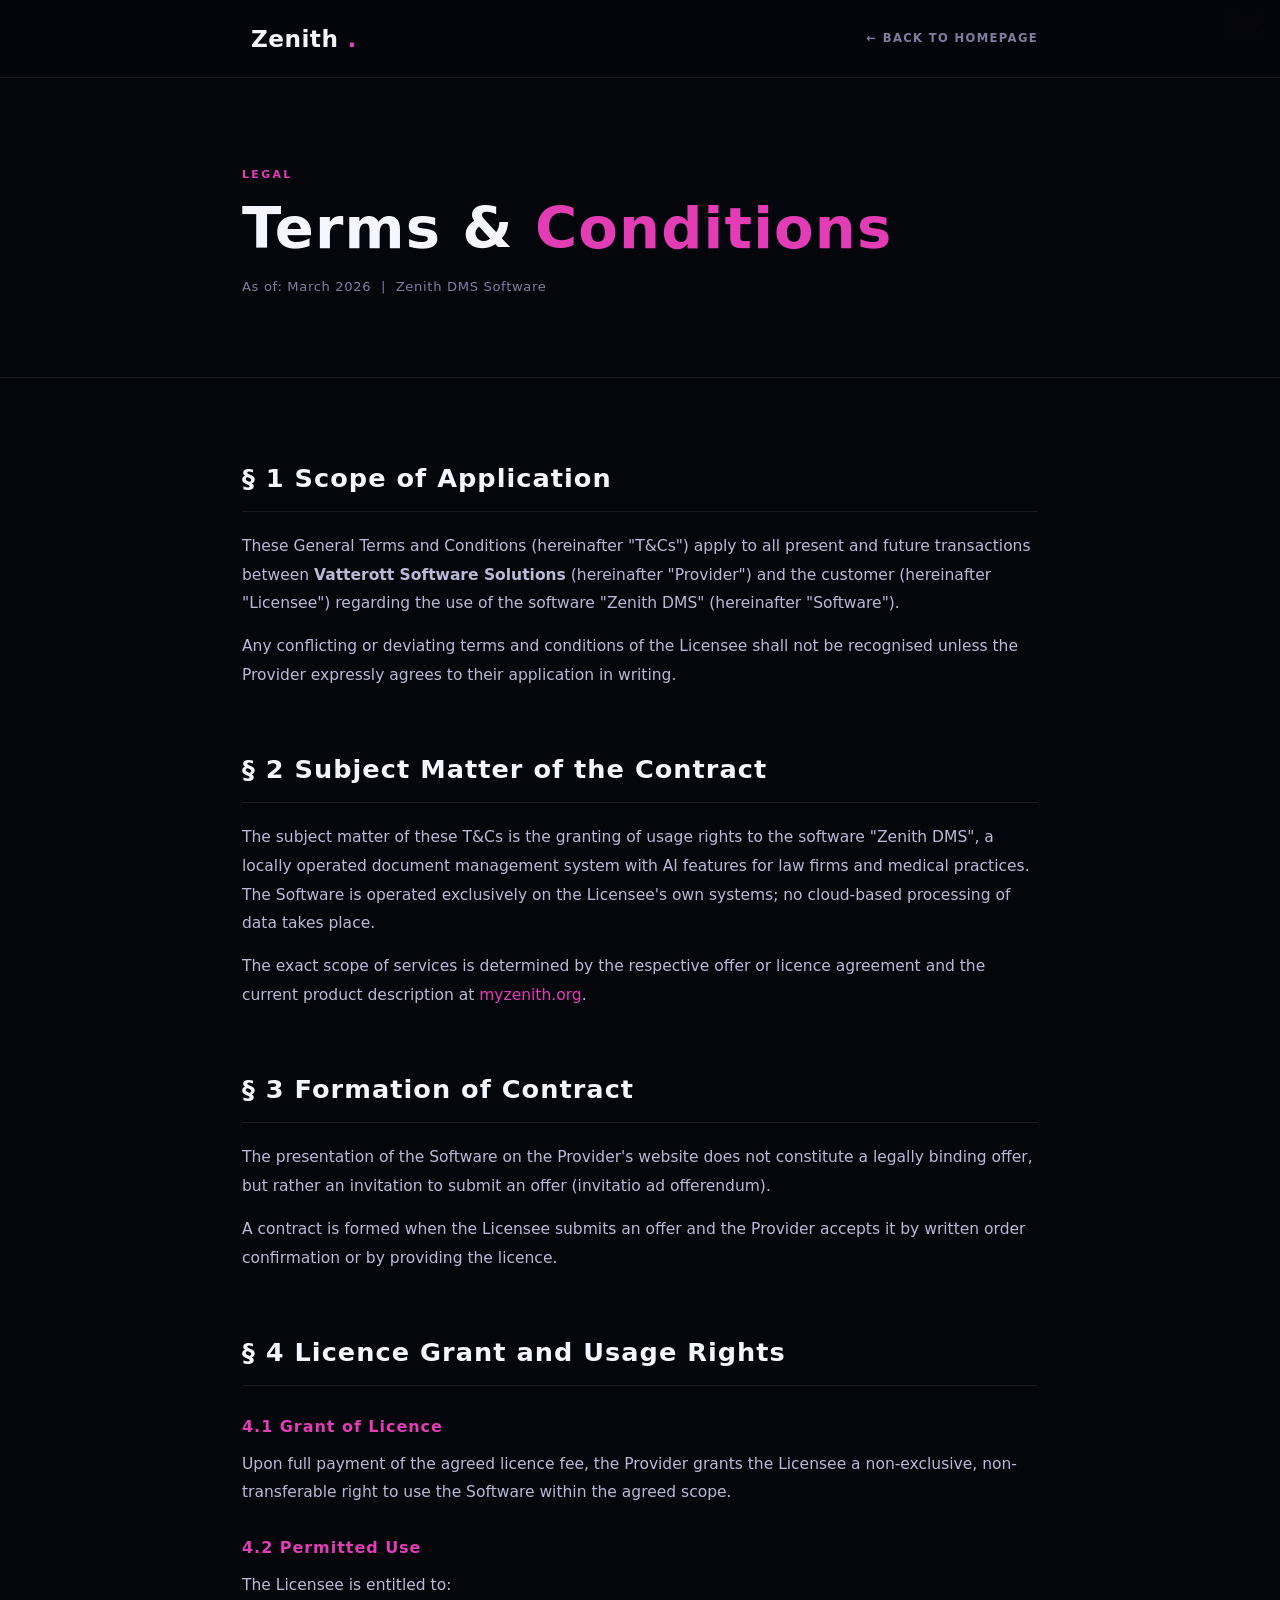
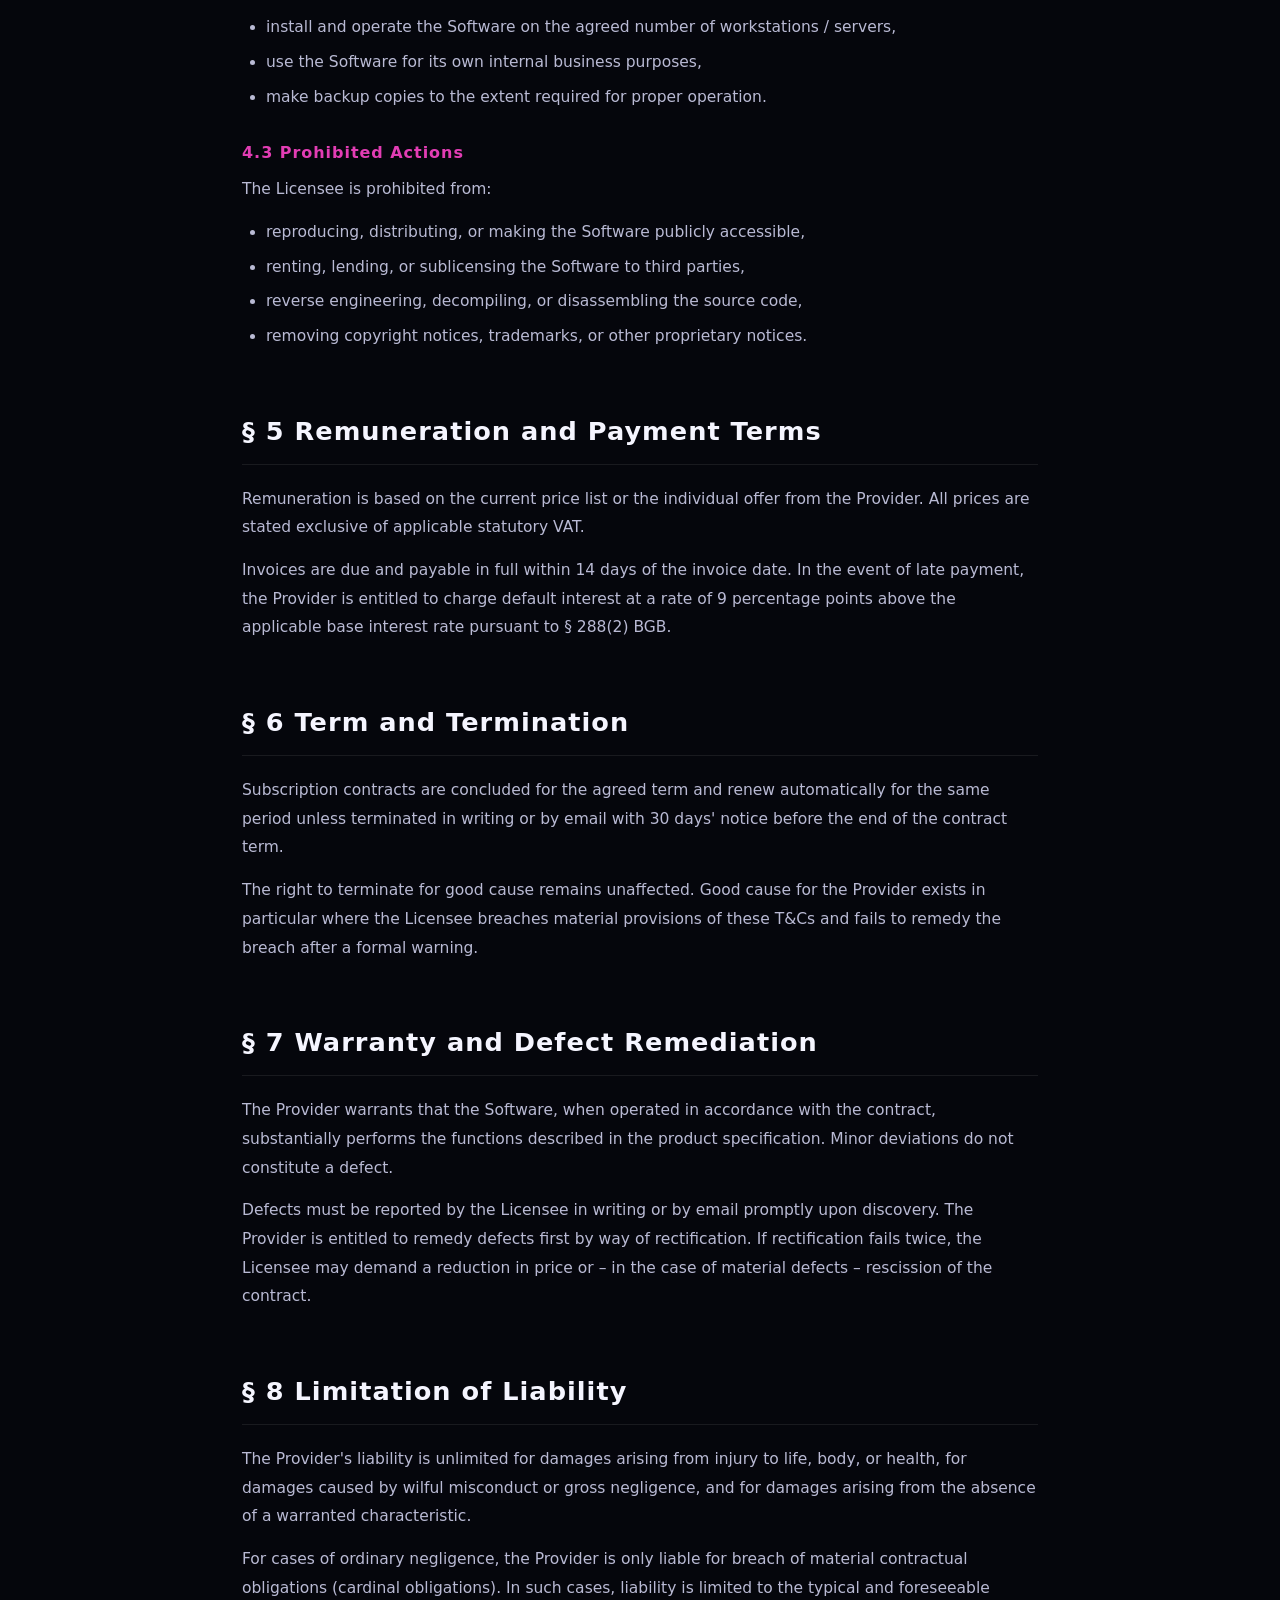
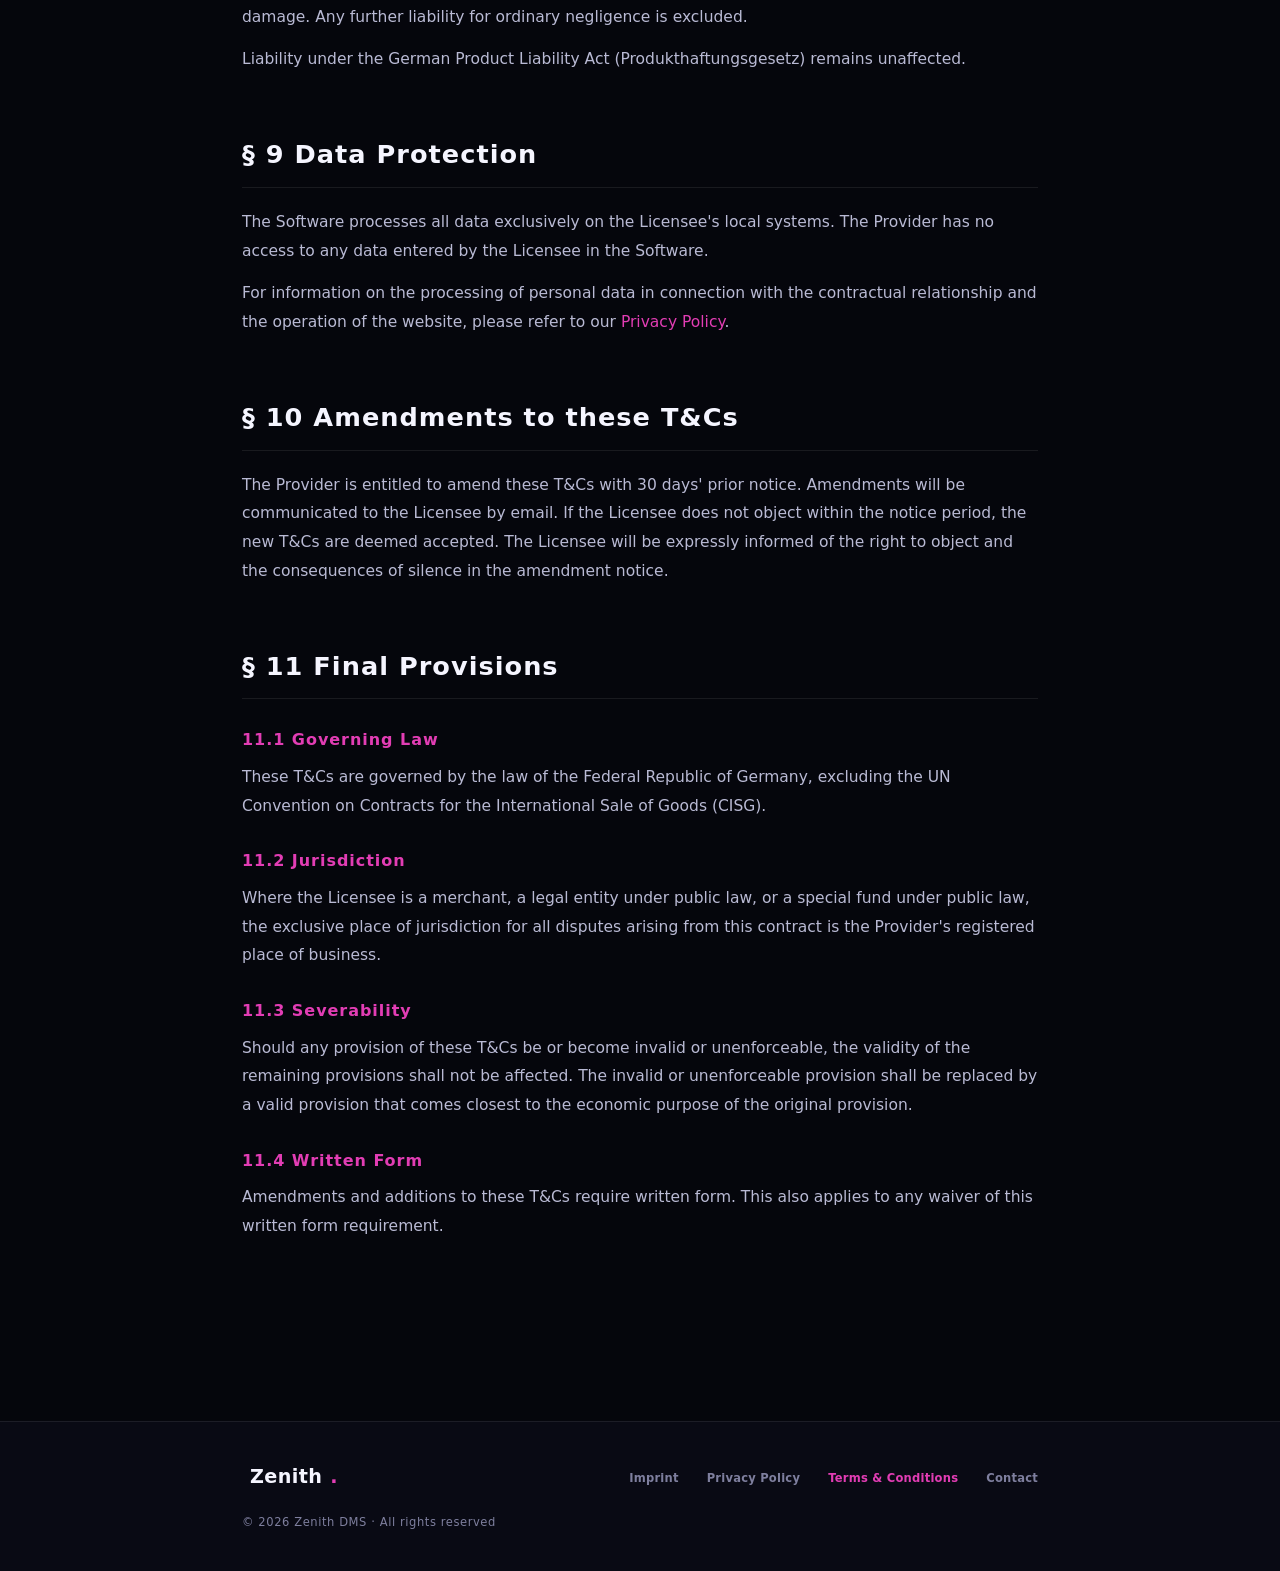
<file: agb.html>
﻿<!DOCTYPE html>
<html lang="en">
<head>
  <meta charset="UTF-8" />
  <meta name="viewport" content="width=device-width, initial-scale=1.0" />
  <meta name="description" content="Terms &amp; Conditions (AGB) of Zenith DMS Software." />
  <title>Terms &amp; Conditions – Zenith DMS</title>
  <link rel="icon" type="image/svg+xml" href="data:image/svg+xml,%3Csvg xmlns='http://www.w3.org/2000/svg' viewBox='0 0 16 16'%3E%3Cpath fill='%234F8FF7' d='M15.528 2.973a.75.75 0 0 1 .472.696v8.662a.75.75 0 0 1-.472.696l-7.25 2.9a.75.75 0 0 1-.557 0l-7.25-2.9A.75.75 0 0 1 0 12.331V3.669a.75.75 0 0 1 .471-.696L7.443.184l.01-.003.268-.108a.75.75 0 0 1 .558 0l.269.108.01.003zM10.404 2 4.25 4.461 1.846 3.5 1 3.839v.4l6.5 2.6v7.922l.5.2.5-.2V6.84l6.5-2.6v-.4l-.846-.339L8 5.961 5.596 5l6.154-2.461z'/%3E%3C/svg%3E" />
  <meta name="robots" content="noindex, follow" />

  <style>
    :root {
      --bg:            #05060C;
      --bg-alt:        #090A14;
      --bg-card:       #0E0F1D;
      --purple:        #E23DB4;
      --purple-dim:    #CC2299;
      --purple-glow:   rgba(226,61,180,.28);
      --cyan:          #E23DB4;
      --text:          #F5F5FF;
      --text-muted:    #7E7F9E;
      --border:        rgba(255,255,255,.08);
      --border-purple: rgba(226,61,180,.35);
      --font-display:  'Space Grotesk', system-ui, sans-serif;
      --font-body:     'Inter', system-ui, sans-serif;
      --transition:    .3s cubic-bezier(.22,.61,.36,1);
      --radius:        12px;
    }
    *, *::before, *::after { box-sizing: border-box; margin: 0; padding: 0; }
    html { scroll-behavior: smooth; }
    body { font-family: var(--font-body); background-color: var(--bg); color: var(--text); line-height: 1.6; overflow-x: hidden; }
    a { color: var(--purple); text-decoration: none; }
    a:hover { text-decoration: underline; }
    .container { max-width: 860px; margin: 0 auto; padding: 0 32px; }

    header {
      position: fixed; top: 0; left: 0; right: 0; z-index: 100;
      padding: 20px 0;
      background: rgba(5,6,12,.96);
      border-bottom: 1px solid var(--border);
      backdrop-filter: blur(16px);
    }
    nav { display: flex; align-items: center; justify-content: space-between; }
    .logo {
      font-family: var(--font-display); font-size: 1.45rem; font-weight: 700;
      letter-spacing: .02em; color: var(--text); text-decoration: none;
      display: inline-flex; align-items: center; gap: 9px;
    }
    .logo:hover { text-decoration: none; }
    .logo span { color: var(--purple); }
    .nav-back {
      font-size: .72rem; font-weight: 700; letter-spacing: .12em; text-transform: uppercase;
      color: var(--text-muted); transition: color var(--transition); text-decoration: none;
    }
    .nav-back:hover { color: var(--text); text-decoration: none; }
    .nav-back::before { content: '← '; }

    .page-hero { padding: 160px 0 80px; border-bottom: 1px solid var(--border); }
    .page-hero .label {
      display: inline-block; font-size: .68rem; font-weight: 700;
      letter-spacing: .22em; text-transform: uppercase; color: var(--cyan); margin-bottom: 16px;
    }
    .page-hero h1 {
      font-family: var(--font-display); font-size: clamp(2.4rem, 5vw, 3.6rem);
      font-weight: 700; line-height: 1.05; text-transform: none;
      letter-spacing: .02em; margin-bottom: 16px;
    }
    .page-hero h1 span { color: var(--purple); }
    .page-hero .meta { font-size: .82rem; color: var(--text-muted); letter-spacing: .05em; }

    .content { padding: 80px 0 120px; }
    .content section { margin-bottom: 60px; }
    .content h2 {
      font-family: var(--font-display); font-size: 1.6rem; font-weight: 700;
      text-transform: none; letter-spacing: .04em; color: var(--text);
      margin-bottom: 20px; padding-bottom: 12px; border-bottom: 1px solid var(--border);
    }
    .content h3 {
      font-family: var(--font-body); font-size: 1rem; font-weight: 700;
      color: var(--purple); letter-spacing: .06em; text-transform: none; margin: 28px 0 10px;
    }
    .content p { font-size: .97rem; color: #B9BAD4; line-height: 1.85; margin-bottom: 14px; }
    .content ul, .content ol { margin: 0 0 14px 24px; }
    .content li { font-size: .97rem; color: #B9BAD4; line-height: 1.85; margin-bottom: 6px; }

    .info-box {
      background: var(--bg-card); border: 1px solid var(--border-purple);
      border-left: 3px solid var(--purple); padding: 20px 24px;
      border-radius: var(--radius); margin: 20px 0;
    }
    .info-box p { margin-bottom: 6px; }
    .info-box p:last-child { margin-bottom: 0; }

    footer { background: var(--bg-alt); border-top: 1px solid var(--border); padding: 40px 0; }
    .footer-inner { display: flex; align-items: center; justify-content: space-between; flex-wrap: wrap; gap: 20px; }
    .footer-logo { font-family: var(--font-display); font-size: 1.2rem; font-weight: 700; letter-spacing: .02em; display: inline-flex; align-items: center; gap: 8px; }
    .footer-logo span { color: var(--purple); }
    .footer-links { display: flex; gap: 28px; list-style: none; }
    .footer-links a {
      font-size: .72rem; font-weight: 700; letter-spacing: .02em;
      color: var(--text-muted); transition: color var(--transition); text-decoration: none;
    }
    .footer-links a:hover { color: var(--text); text-decoration: none; }
    .footer-links a.active { color: var(--purple); }
    .footer-copy { font-size: .72rem; color: var(--text-muted); letter-spacing: .05em; }

    @media (max-width: 640px) {
      .footer-inner { flex-direction: column; text-align: center; }
      .footer-links { flex-wrap: wrap; justify-content: center; }
    }
  </style>
  <script src="assets/analytics-config.js"></script>
  <script src="assets/analytics.js" defer></script>
</head>
<body>

  <header>
    <div class="container">
      <nav>
        <a href="index.html" class="logo"><svg xmlns="http://www.w3.org/2000/svg" viewBox="0 0 16 16" fill="#4F8FF7" aria-hidden="true"><path d="M15.528 2.973a.75.75 0 0 1 .472.696v8.662a.75.75 0 0 1-.472.696l-7.25 2.9a.75.75 0 0 1-.557 0l-7.25-2.9A.75.75 0 0 1 0 12.331V3.669a.75.75 0 0 1 .471-.696L7.443.184l.01-.003.268-.108a.75.75 0 0 1 .558 0l.269.108.01.003zM10.404 2 4.25 4.461 1.846 3.5 1 3.839v.4l6.5 2.6v7.922l.5.2.5-.2V6.84l6.5-2.6v-.4l-.846-.339L8 5.961 5.596 5l6.154-2.461z"/></svg>Zenith<span>.</span></a>
        <a href="index.html" class="nav-back" data-i18n="nav.back">Back to Homepage</a>
      </nav>
    </div>
  </header>

  <div class="page-hero">
    <div class="container">
      <span class="label" data-i18n="agb.label">Legal</span>
      <h1 data-i18n="agb.h1">Terms &amp; <span>Conditions</span></h1>
      <p class="meta" data-i18n="agb.meta">As of: March 2026 &nbsp;|&nbsp; Zenith DMS Software</p>
    </div>
  </div>

  <main class="content">
    <div class="container">

      <!-- ══ GERMAN VERSION ══════════════════════════════ -->
      <div data-lang="de">

        <section>
          <h2>§ 1 Geltungsbereich</h2>
          <p>
            Diese Allgemeinen Geschäftsbedingungen (nachfolgend „AGB") gelten für alle gegenwärtigen und
            zukünftigen Geschäfte zwischen der <strong>Vatterott Software Solutions</strong> (nachfolgend „Anbieter")
            und dem Kunden (nachfolgend „Lizenznehmer") über die Nutzung der Software „Zenith DMS"
            (nachfolgend „Software").
          </p>
          <p>
            Entgegenstehende oder abweichende Bedingungen des Lizenznehmers werden nicht anerkannt, es sei
            denn, der Anbieter stimmt ihrer Geltung ausdrücklich schriftlich zu.
          </p>
        </section>

        <section>
          <h2>§ 2 Vertragsgegenstand</h2>
          <p>
            Gegenstand dieser AGB ist die Überlassung von Nutzungsrechten an der Software „Zenith DMS",
            einem lokal betriebenen Dokumenten-Management-System mit KI-Funktionen für Kanzleien und
            Arztpraxen. Die Software wird ausschließlich lokal auf den Systemen des Lizenznehmers
            betrieben; eine Cloud-Verarbeitung von Daten findet nicht statt.
          </p>
          <p>
            Der genaue Leistungsumfang ergibt sich aus dem jeweiligen Angebot bzw. dem Lizenzvertrag sowie
            der aktuellen Produktbeschreibung auf <a href="https://myzenith.org">myzenith.org</a>.
          </p>
        </section>

        <section>
          <h2>§ 3 Vertragsschluss</h2>
          <p>
            Die Darstellung der Software auf der Website des Anbieters stellt kein rechtlich bindendes
            Angebot, sondern eine Aufforderung zur Abgabe eines Angebots (invitatio ad offerendum) dar.
          </p>
          <p>
            Ein Vertrag kommt zustande, wenn der Lizenznehmer ein Angebot abgibt und der Anbieter dieses
            durch eine schriftliche Auftragsbestätigung oder durch Bereitstellung der Lizenz annimmt.
          </p>
        </section>

        <section>
          <h2>§ 4 Lizenzgewährung und Nutzungsrechte</h2>
          <h3>4.1 Einräumung der Lizenz</h3>
          <p>
            Der Anbieter räumt dem Lizenznehmer nach vollständiger Zahlung des vereinbarten Lizenzentgelts
            ein nicht-ausschließliches, nicht übertragbares Recht ein, die Software im Rahmen des
            vereinbarten Umfangs zu nutzen.
          </p>
          <h3>4.2 Nutzungsumfang</h3>
          <p>Der Lizenznehmer ist berechtigt, die Software:</p>
          <ul>
            <li>auf der vereinbarten Anzahl von Arbeitsplätzen / Servern zu installieren und zu betreiben,</li>
            <li>für eigene interne Geschäftszwecke zu nutzen,</li>
            <li>Sicherungskopien anzufertigen, soweit dies für den ordnungsgemäßen Betrieb erforderlich ist.</li>
          </ul>
          <h3>4.3 Verbotene Handlungen</h3>
          <p>Dem Lizenznehmer ist untersagt:</p>
          <ul>
            <li>die Software zu vervielfältigen, zu verbreiten oder öffentlich zugänglich zu machen,</li>
            <li>die Software an Dritte zu vermieten, zu verleihen oder unterzulizenzieren,</li>
            <li>den Quellcode durch Reverse Engineering, Decompilierung oder Disassemblierung zu ermitteln,</li>
            <li>Urheberrechtsvermerke, Markenzeichen oder sonstige Schutzvermerke zu entfernen.</li>
          </ul>
        </section>

        <section>
          <h2>§ 5 Vergütung und Zahlungsbedingungen</h2>
          <p>
            Die Vergütung richtet sich nach dem jeweils gültigen Preisblatt bzw. dem individuellen Angebot
            des Anbieters. Alle Preise verstehen sich zuzüglich der gesetzlichen Umsatzsteuer.
          </p>
          <p>
            Rechnungen sind innerhalb von 14 Tagen nach Rechnungsstellung ohne Abzug fällig. Bei
            Zahlungsverzug ist der Anbieter berechtigt, Verzugszinsen in Höhe von 9 Prozentpunkten über
            dem jeweiligen Basiszinssatz gemäß § 288 Abs. 2 BGB zu berechnen.
          </p>
        </section>

        <section>
          <h2>§ 6 Laufzeit und Kündigung</h2>
          <p>
            Abonnementverträge werden für die vereinbarte Laufzeit geschlossen und verlängern sich
            automatisch um denselben Zeitraum, sofern sie nicht mit einer Frist von 30 Tagen vor
            Vertragsende schriftlich oder per E-Mail gekündigt werden.
          </p>
          <p>
            Das Recht zur außerordentlichen Kündigung aus wichtigem Grund bleibt unberührt. Ein wichtiger
            Grund für den Anbieter liegt insbesondere vor, wenn der Lizenznehmer gegen wesentliche
            Bestimmungen dieser AGB verstößt und diesen Verstoß auch nach Abmahnung nicht abstellt.
          </p>
        </section>

        <section>
          <h2>§ 7 Gewährleistung und Mängelbeseitigung</h2>
          <p>
            Der Anbieter gewährleistet, dass die Software bei vertragsgemäßem Betrieb im Wesentlichen
            die in der Produktbeschreibung angegebenen Funktionen erfüllt. Geringfügige Abweichungen
            begründen keinen Mangel.
          </p>
          <p>
            Mängel sind vom Lizenznehmer unverzüglich nach Entdeckung schriftlich oder per E-Mail
            anzuzeigen. Der Anbieter ist berechtigt, Mängel zunächst durch Nachbesserung zu beheben.
            Schlägt die Nachbesserung zweimal fehl, kann der Lizenznehmer Minderung oder – bei erheblichen
            Mängeln – Rücktritt vom Vertrag verlangen.
          </p>
        </section>

        <section>
          <h2>§ 8 Haftungsbeschränkung</h2>
          <p>
            Der Anbieter haftet unbeschränkt für Schäden aus der Verletzung des Lebens, des Körpers oder
            der Gesundheit sowie für Schäden, die auf Vorsatz oder grober Fahrlässigkeit beruhen, und
            für Schäden, die durch das Fehlen einer zugesicherten Eigenschaft entstehen.
          </p>
          <p>
            Für leichte Fahrlässigkeit haftet der Anbieter nur bei Verletzung wesentlicher
            Vertragspflichten (Kardinalpflichten). In diesem Fall ist die Haftung auf den
            vertragstypischen, vorhersehbaren Schaden begrenzt. Im Übrigen ist die Haftung für leicht
            fahrlässig verursachte Schäden ausgeschlossen.
          </p>
          <p>Die Haftung nach dem Produkthaftungsgesetz bleibt unberührt.</p>
        </section>

        <section>
          <h2>§ 9 Datenschutz</h2>
          <p>
            Die Software verarbeitet alle Daten ausschließlich lokal auf den Systemen des Lizenznehmers.
            Der Anbieter hat keinen Zugriff auf die vom Lizenznehmer in der Software erfassten Daten.
          </p>
          <p>
            Informationen zur Verarbeitung personenbezogener Daten im Rahmen der Vertragsbeziehung und
            des Website-Betriebs finden Sie in unserer <a href="datenschutz.html">Datenschutzerklärung</a>.
          </p>
        </section>

        <section>
          <h2>§ 10 Änderungen der AGB</h2>
          <p>
            Der Anbieter ist berechtigt, diese AGB mit einer Ankündigungsfrist von 30 Tagen zu ändern.
            Die Änderungen werden dem Lizenznehmer per E-Mail mitgeteilt. Widerspricht der Lizenznehmer
            nicht innerhalb der Ankündigungsfrist, gelten die neuen AGB als akzeptiert. Auf das
            Widerspruchsrecht und die Folgen des Schweigens wird der Lizenznehmer in der
            Änderungsmitteilung ausdrücklich hingewiesen.
          </p>
        </section>

        <section>
          <h2>§ 11 Schlussbestimmungen</h2>
          <h3>11.1 Anwendbares Recht</h3>
          <p>Es gilt das Recht der Bundesrepublik Deutschland unter Ausschluss des UN-Kaufrechts (CISG).</p>
          <h3>11.2 Gerichtsstand</h3>
          <p>
            Sofern der Lizenznehmer Kaufmann, juristische Person des öffentlichen Rechts oder
            öffentlich-rechtliches Sondervermögen ist, ist ausschließlicher Gerichtsstand für alle
            Streitigkeiten aus diesem Vertrag der Sitz des Anbieters.
          </p>
          <h3>11.3 Salvatorische Klausel</h3>
          <p>
            Sollten einzelne Bestimmungen dieser AGB unwirksam oder undurchführbar sein oder werden,
            bleibt die Wirksamkeit der übrigen Bestimmungen unberührt. An die Stelle der unwirksamen
            oder undurchführbaren Bestimmung tritt eine wirksame Regelung, die dem wirtschaftlichen
            Zweck der unwirksamen Bestimmung am nächsten kommt.
          </p>
          <h3>11.4 Schriftform</h3>
          <p>
            Änderungen und Ergänzungen dieser AGB bedürfen der Schriftform. Dies gilt auch für die
            Aufhebung dieses Schriftformerfordernisses.
          </p>
        </section>

      </div><!-- /data-lang="de" -->

      <!-- ══ ENGLISH VERSION ═════════════════════════════ -->
      <div data-lang="en">

        <section>
          <h2>§ 1 Scope of Application</h2>
          <p>
            These General Terms and Conditions (hereinafter "T&amp;Cs") apply to all present and future
            transactions between <strong>Vatterott Software Solutions</strong> (hereinafter "Provider")
            and the customer (hereinafter "Licensee") regarding the use of the software "Zenith DMS"
            (hereinafter "Software").
          </p>
          <p>
            Any conflicting or deviating terms and conditions of the Licensee shall not be recognised
            unless the Provider expressly agrees to their application in writing.
          </p>
        </section>

        <section>
          <h2>§ 2 Subject Matter of the Contract</h2>
          <p>
            The subject matter of these T&amp;Cs is the granting of usage rights to the software "Zenith DMS",
            a locally operated document management system with AI features for law firms and medical
            practices. The Software is operated exclusively on the Licensee's own systems; no
            cloud-based processing of data takes place.
          </p>
          <p>
            The exact scope of services is determined by the respective offer or licence agreement and
            the current product description at <a href="https://myzenith.org">myzenith.org</a>.
          </p>
        </section>

        <section>
          <h2>§ 3 Formation of Contract</h2>
          <p>
            The presentation of the Software on the Provider's website does not constitute a legally
            binding offer, but rather an invitation to submit an offer (invitatio ad offerendum).
          </p>
          <p>
            A contract is formed when the Licensee submits an offer and the Provider accepts it by
            written order confirmation or by providing the licence.
          </p>
        </section>

        <section>
          <h2>§ 4 Licence Grant and Usage Rights</h2>
          <h3>4.1 Grant of Licence</h3>
          <p>
            Upon full payment of the agreed licence fee, the Provider grants the Licensee a
            non-exclusive, non-transferable right to use the Software within the agreed scope.
          </p>
          <h3>4.2 Permitted Use</h3>
          <p>The Licensee is entitled to:</p>
          <ul>
            <li>install and operate the Software on the agreed number of workstations / servers,</li>
            <li>use the Software for its own internal business purposes,</li>
            <li>make backup copies to the extent required for proper operation.</li>
          </ul>
          <h3>4.3 Prohibited Actions</h3>
          <p>The Licensee is prohibited from:</p>
          <ul>
            <li>reproducing, distributing, or making the Software publicly accessible,</li>
            <li>renting, lending, or sublicensing the Software to third parties,</li>
            <li>reverse engineering, decompiling, or disassembling the source code,</li>
            <li>removing copyright notices, trademarks, or other proprietary notices.</li>
          </ul>
        </section>

        <section>
          <h2>§ 5 Remuneration and Payment Terms</h2>
          <p>
            Remuneration is based on the current price list or the individual offer from the Provider.
            All prices are stated exclusive of applicable statutory VAT.
          </p>
          <p>
            Invoices are due and payable in full within 14 days of the invoice date. In the event of
            late payment, the Provider is entitled to charge default interest at a rate of 9 percentage
            points above the applicable base interest rate pursuant to § 288(2) BGB.
          </p>
        </section>

        <section>
          <h2>§ 6 Term and Termination</h2>
          <p>
            Subscription contracts are concluded for the agreed term and renew automatically for the
            same period unless terminated in writing or by email with 30 days' notice before the end
            of the contract term.
          </p>
          <p>
            The right to terminate for good cause remains unaffected. Good cause for the Provider
            exists in particular where the Licensee breaches material provisions of these T&amp;Cs
            and fails to remedy the breach after a formal warning.
          </p>
        </section>

        <section>
          <h2>§ 7 Warranty and Defect Remediation</h2>
          <p>
            The Provider warrants that the Software, when operated in accordance with the contract,
            substantially performs the functions described in the product specification. Minor
            deviations do not constitute a defect.
          </p>
          <p>
            Defects must be reported by the Licensee in writing or by email promptly upon discovery.
            The Provider is entitled to remedy defects first by way of rectification. If rectification
            fails twice, the Licensee may demand a reduction in price or – in the case of material
            defects – rescission of the contract.
          </p>
        </section>

        <section>
          <h2>§ 8 Limitation of Liability</h2>
          <p>
            The Provider's liability is unlimited for damages arising from injury to life, body, or
            health, for damages caused by wilful misconduct or gross negligence, and for damages
            arising from the absence of a warranted characteristic.
          </p>
          <p>
            For cases of ordinary negligence, the Provider is only liable for breach of material
            contractual obligations (cardinal obligations). In such cases, liability is limited to
            the typical and foreseeable damage. Any further liability for ordinary negligence is
            excluded.
          </p>
          <p>Liability under the German Product Liability Act (Produkthaftungsgesetz) remains unaffected.</p>
        </section>

        <section>
          <h2>§ 9 Data Protection</h2>
          <p>
            The Software processes all data exclusively on the Licensee's local systems. The Provider
            has no access to any data entered by the Licensee in the Software.
          </p>
          <p>
            For information on the processing of personal data in connection with the contractual
            relationship and the operation of the website, please refer to our
            <a href="datenschutz.html">Privacy Policy</a>.
          </p>
        </section>

        <section>
          <h2>§ 10 Amendments to these T&amp;Cs</h2>
          <p>
            The Provider is entitled to amend these T&amp;Cs with 30 days' prior notice. Amendments
            will be communicated to the Licensee by email. If the Licensee does not object within
            the notice period, the new T&amp;Cs are deemed accepted. The Licensee will be expressly
            informed of the right to object and the consequences of silence in the amendment notice.
          </p>
        </section>

        <section>
          <h2>§ 11 Final Provisions</h2>
          <h3>11.1 Governing Law</h3>
          <p>
            These T&amp;Cs are governed by the law of the Federal Republic of Germany, excluding the
            UN Convention on Contracts for the International Sale of Goods (CISG).
          </p>
          <h3>11.2 Jurisdiction</h3>
          <p>
            Where the Licensee is a merchant, a legal entity under public law, or a special fund
            under public law, the exclusive place of jurisdiction for all disputes arising from this
            contract is the Provider's registered place of business.
          </p>
          <h3>11.3 Severability</h3>
          <p>
            Should any provision of these T&amp;Cs be or become invalid or unenforceable, the validity
            of the remaining provisions shall not be affected. The invalid or unenforceable provision
            shall be replaced by a valid provision that comes closest to the economic purpose of the
            original provision.
          </p>
          <h3>11.4 Written Form</h3>
          <p>
            Amendments and additions to these T&amp;Cs require written form. This also applies to any
            waiver of this written form requirement.
          </p>
        </section>

      </div><!-- /data-lang="en" -->

    </div>
  </main>

  <footer>
    <div class="container">
      <div class="footer-inner">
        <div class="footer-logo"><svg xmlns="http://www.w3.org/2000/svg" viewBox="0 0 16 16" fill="#4F8FF7" aria-hidden="true"><path d="M15.528 2.973a.75.75 0 0 1 .472.696v8.662a.75.75 0 0 1-.472.696l-7.25 2.9a.75.75 0 0 1-.557 0l-7.25-2.9A.75.75 0 0 1 0 12.331V3.669a.75.75 0 0 1 .471-.696L7.443.184l.01-.003.268-.108a.75.75 0 0 1 .558 0l.269.108.01.003zM10.404 2 4.25 4.461 1.846 3.5 1 3.839v.4l6.5 2.6v7.922l.5.2.5-.2V6.84l6.5-2.6v-.4l-.846-.339L8 5.961 5.596 5l6.154-2.461z"/></svg>Zenith<span>.</span></div>
        <ul class="footer-links">
          <li><a href="impressum.html" data-i18n="footer.imprint">Legal Notice</a></li>
          <li><a href="datenschutz.html" data-i18n="footer.privacy">Privacy Policy</a></li>
          <li><a href="agb.html" class="active" data-i18n="footer.terms">Terms &amp; Conditions</a></li>
          <li><a href="kontakt.html" data-i18n="footer.contact">Contact</a></li>
        </ul>
        <p class="footer-copy" data-i18n="footer.copy">© 2026 Zenith DMS. All rights reserved.</p>
      </div>
    </div>
  </footer>

  <script src="assets/lang.js" defer></script>

</body>
</html>
</file>
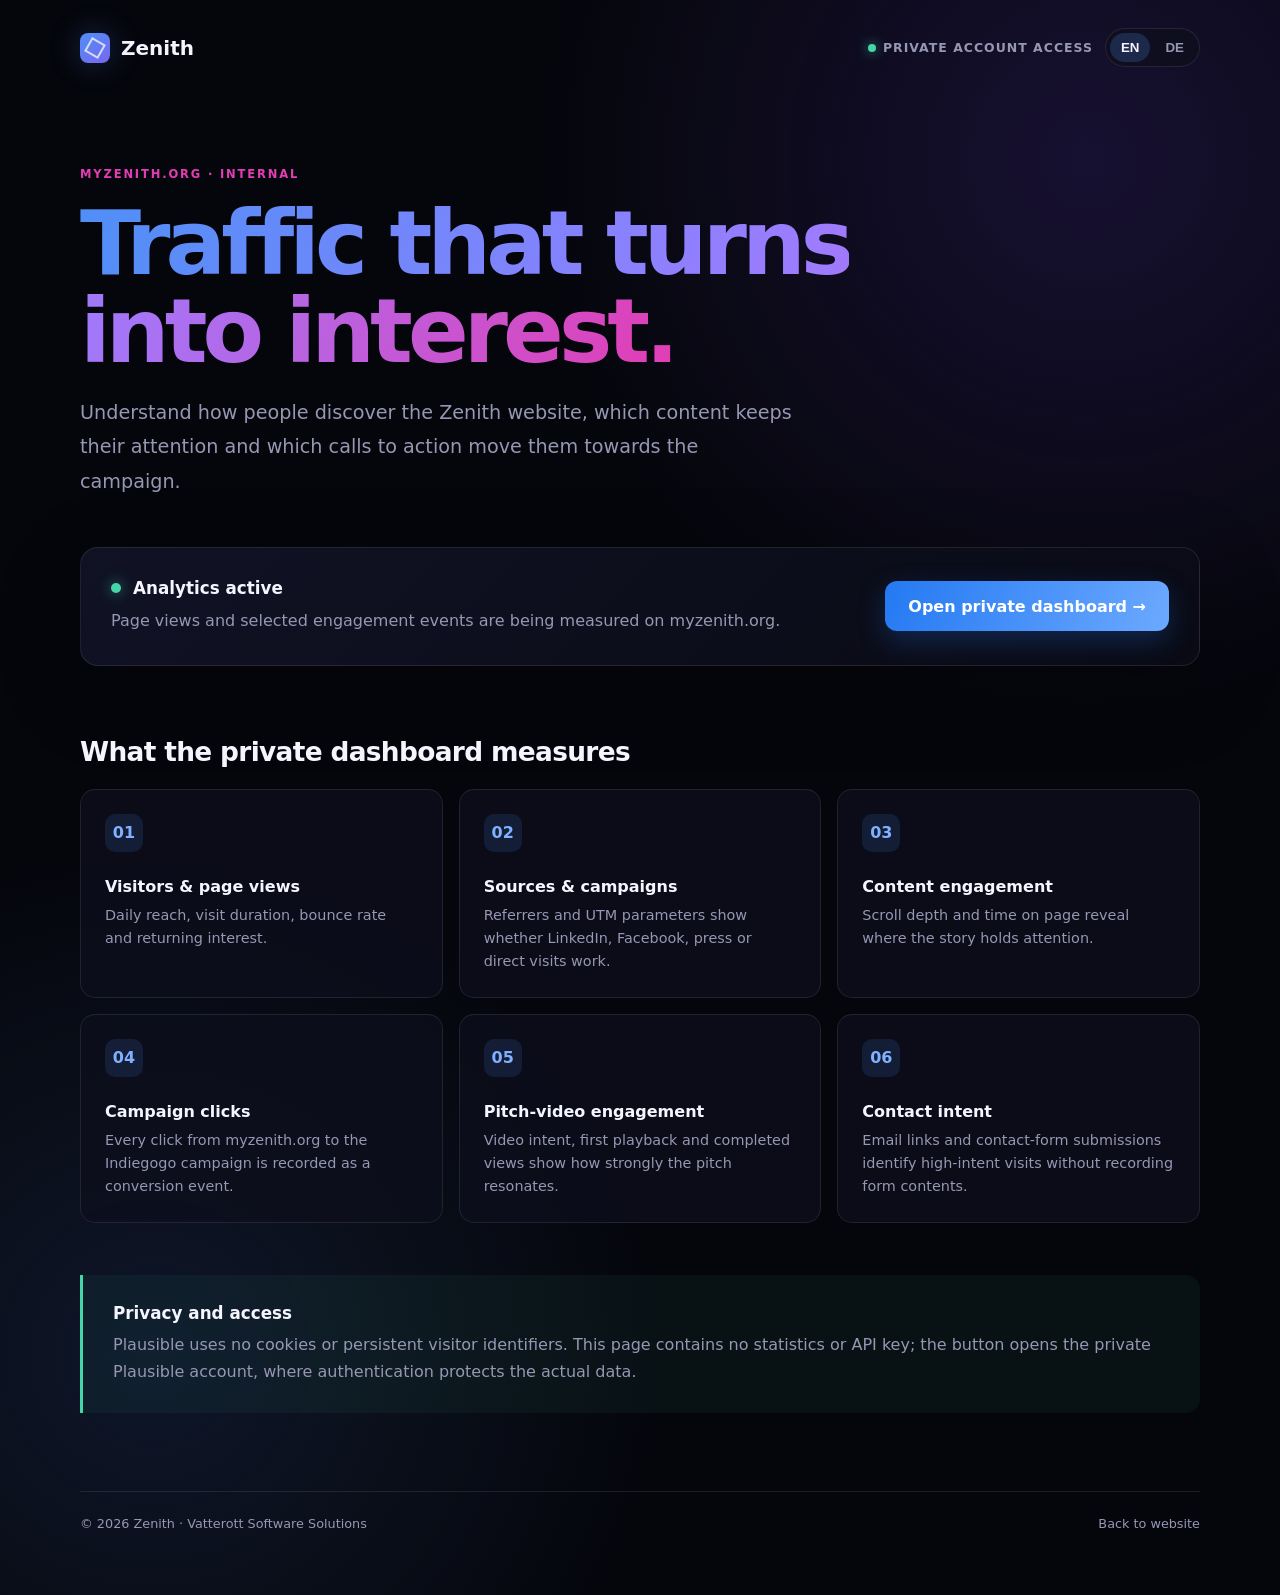
<file: analytics.htm>
<!DOCTYPE html>
<html lang="en">
<head>
  <meta charset="UTF-8" />
  <meta name="viewport" content="width=device-width, initial-scale=1.0" />
  <meta name="robots" content="noindex, nofollow, noarchive" />
  <meta name="description" content="Private analytics access for myzenith.org." />
  <title>Website Analytics – Zenith</title>
  <link rel="icon" type="image/svg+xml" href="data:image/svg+xml,%3Csvg xmlns='http://www.w3.org/2000/svg' viewBox='0 0 16 16'%3E%3Cpath fill='%234F8FF7' d='M15.528 2.973a.75.75 0 0 1 .472.696v8.662a.75.75 0 0 1-.472.696l-7.25 2.9a.75.75 0 0 1-.557 0l-7.25-2.9A.75.75 0 0 1 0 12.331V3.669a.75.75 0 0 1 .471-.696L7.443.184l.01-.003.268-.108a.75.75 0 0 1 .558 0l.269.108.01.003zM10.404 2 4.25 4.461 1.846 3.5 1 3.839v.4l6.5 2.6v7.922l.5.2.5-.2V6.84l6.5-2.6v-.4l-.846-.339L8 5.961 5.596 5l6.154-2.461z'/%3E%3C/svg%3E" />
  <script src="assets/analytics-config.js"></script>
  <style>
    :root {
      color-scheme: dark;
      --bg: #05060c;
      --panel: #0e0f1d;
      --panel-soft: #111326;
      --text: #f5f5ff;
      --muted: #9697b3;
      --border: rgba(255,255,255,.09);
      --blue: #4f8ff7;
      --purple: #e23db4;
      --green: #45d6a7;
      --amber: #f5b950;
      --radius: 18px;
    }
    * { box-sizing: border-box; }
    html { min-height: 100%; background: var(--bg); }
    body {
      min-height: 100vh;
      margin: 0;
      color: var(--text);
      background:
        radial-gradient(circle at 85% 10%, rgba(103,63,211,.19), transparent 34rem),
        radial-gradient(circle at 12% 85%, rgba(79,143,247,.12), transparent 32rem),
        var(--bg);
      font-family: Inter, ui-sans-serif, system-ui, -apple-system, BlinkMacSystemFont, "Segoe UI", sans-serif;
    }
    body::before {
      content: "";
      position: fixed;
      inset: 0;
      pointer-events: none;
      opacity: .24;
      background-image:
        linear-gradient(rgba(255,255,255,.025) 1px, transparent 1px),
        linear-gradient(90deg, rgba(255,255,255,.025) 1px, transparent 1px);
      background-size: 52px 52px;
      mask-image: linear-gradient(to bottom, black, transparent 88%);
    }
    a { color: inherit; }
    .shell { width: min(1120px, calc(100% - 40px)); margin: 0 auto; padding: 28px 0 64px; position: relative; }
    header { display: flex; align-items: center; justify-content: space-between; gap: 24px; }
    .brand { display: inline-flex; align-items: center; gap: 11px; text-decoration: none; font-size: 1.25rem; font-weight: 800; }
    .cube { width: 30px; height: 30px; border-radius: 8px; background: linear-gradient(145deg, var(--blue), #7867ef); box-shadow: 0 0 30px rgba(79,143,247,.28); position: relative; }
    .cube::after { content: ""; position: absolute; inset: 7px; border: 2px solid rgba(255,255,255,.72); transform: rotate(30deg); }
    .head-actions { display: flex; align-items: center; gap: 12px; }
    .lang { display: inline-flex; padding: 4px; gap: 4px; border: 1px solid var(--border); border-radius: 999px; background: rgba(14,15,29,.8); }
    .lang button { border: 0; border-radius: 999px; padding: 7px 11px; background: transparent; color: var(--muted); font-weight: 700; cursor: pointer; }
    .lang button.active { color: var(--text); background: rgba(79,143,247,.2); }
    .privacy-pill { display: inline-flex; align-items: center; gap: 7px; color: var(--muted); font-size: .78rem; font-weight: 700; letter-spacing: .08em; text-transform: uppercase; }
    .privacy-pill::before { content: ""; width: 8px; height: 8px; border-radius: 50%; background: var(--green); box-shadow: 0 0 12px rgba(69,214,167,.72); }
    main { padding-top: 96px; }
    .eyebrow { display: inline-flex; align-items: center; gap: 8px; color: var(--purple); font-size: .72rem; font-weight: 800; letter-spacing: .16em; text-transform: uppercase; }
    h1 { max-width: 820px; margin: 18px 0 20px; font-size: clamp(2.8rem, 7vw, 5.7rem); letter-spacing: -.055em; line-height: .98; }
    h1 span { background: linear-gradient(110deg, var(--blue), #9d7cff 54%, var(--purple)); background-clip: text; color: transparent; }
    .lead { max-width: 720px; margin: 0; color: var(--muted); font-size: clamp(1rem, 2vw, 1.2rem); line-height: 1.8; }
    .status-panel { margin-top: 48px; display: grid; grid-template-columns: minmax(0, 1fr) auto; gap: 30px; align-items: center; padding: 30px; border: 1px solid var(--border); border-radius: var(--radius); background: linear-gradient(135deg, rgba(17,19,38,.96), rgba(10,11,21,.95)); box-shadow: 0 24px 80px rgba(0,0,0,.28); }
    .status-row { display: flex; align-items: center; gap: 12px; margin-bottom: 10px; }
    .status-dot { width: 10px; height: 10px; border-radius: 50%; background: var(--amber); box-shadow: 0 0 14px rgba(245,185,80,.5); }
    .status-dot.active { background: var(--green); box-shadow: 0 0 14px rgba(69,214,167,.65); }
    .status-title { font-size: 1.05rem; font-weight: 800; }
    .status-copy { margin: 0; color: var(--muted); line-height: 1.65; }
    .dashboard-btn { display: inline-flex; align-items: center; justify-content: center; min-height: 50px; padding: 0 23px; border-radius: 12px; background: linear-gradient(110deg, #2479f2, #6ca9ff); color: white; text-decoration: none; font-weight: 800; white-space: nowrap; box-shadow: 0 10px 28px rgba(36,121,242,.25); transition: transform .2s ease, box-shadow .2s ease; }
    .dashboard-btn:hover { transform: translateY(-2px); box-shadow: 0 14px 35px rgba(36,121,242,.36); }
    .section-title { margin: 70px 0 22px; font-size: 1.65rem; letter-spacing: -.025em; }
    .metric-grid { display: grid; grid-template-columns: repeat(3, minmax(0,1fr)); gap: 16px; }
    .metric-card { min-height: 170px; padding: 24px; border: 1px solid var(--border); border-radius: 15px; background: rgba(14,15,29,.78); }
    .metric-icon { display: grid; place-items: center; width: 38px; height: 38px; margin-bottom: 25px; border-radius: 10px; background: rgba(79,143,247,.13); color: #80b1ff; font-weight: 900; }
    .metric-card h2 { margin: 0 0 8px; font-size: 1rem; }
    .metric-card p { margin: 0; color: var(--muted); font-size: .9rem; line-height: 1.6; }
    .security { margin-top: 52px; padding: 28px 30px; border-left: 3px solid var(--green); border-radius: 0 14px 14px 0; background: rgba(69,214,167,.055); }
    .security h2 { margin: 0 0 8px; font-size: 1.05rem; }
    .security p { margin: 0; color: var(--muted); line-height: 1.7; }
    footer { display: flex; justify-content: space-between; gap: 20px; margin-top: 78px; padding-top: 24px; border-top: 1px solid var(--border); color: var(--muted); font-size: .8rem; }
    footer a { text-decoration: none; }
    footer a:hover { color: var(--text); }
    [data-lang="de"] { display: none; }
    html[lang="de"] [data-lang="en"] { display: none; }
    html[lang="de"] [data-lang="de"] { display: initial; }
    @media (max-width: 780px) {
      .shell { width: min(100% - 28px, 1120px); }
      .privacy-pill { display: none; }
      main { padding-top: 70px; }
      .status-panel { grid-template-columns: 1fr; }
      .dashboard-btn { width: 100%; }
      .metric-grid { grid-template-columns: 1fr; }
      footer { flex-direction: column; }
    }
  </style>
</head>
<body>
  <div class="shell">
    <header>
      <a class="brand" href="index.html" aria-label="Zenith homepage"><span class="cube" aria-hidden="true"></span>Zenith</a>
      <div class="head-actions">
        <span class="privacy-pill"><span data-lang="en">Private account access</span><span data-lang="de">Privater Kontozugang</span></span>
        <div class="lang" aria-label="Language">
          <button type="button" data-set-lang="en" aria-label="English">EN</button>
          <button type="button" data-set-lang="de" aria-label="Deutsch">DE</button>
        </div>
      </div>
    </header>

    <main>
      <div class="eyebrow"><span data-lang="en">myzenith.org · Internal</span><span data-lang="de">myzenith.org · Intern</span></div>
      <h1><span data-lang="en">Traffic that turns into interest.</span><span data-lang="de">Traffic, aus dem Interesse wird.</span></h1>
      <p class="lead" data-lang="en">Understand how people discover the Zenith website, which content keeps their attention and which calls to action move them towards the campaign.</p>
      <p class="lead" data-lang="de">Verstehen Sie, wie Menschen die Zenith-Website entdecken, welche Inhalte ihre Aufmerksamkeit halten und welche Handlungsaufforderungen sie zur Kampagne führen.</p>

      <section class="status-panel" aria-live="polite">
        <div>
          <div class="status-row"><span class="status-dot" id="statusDot"></span><span class="status-title" id="statusTitle"></span></div>
          <p class="status-copy" id="statusCopy"></p>
        </div>
        <a class="dashboard-btn" id="dashboardLink" href="https://plausible.io/sites" target="_blank" rel="noopener noreferrer"></a>
      </section>

      <h2 class="section-title"><span data-lang="en">What the private dashboard measures</span><span data-lang="de">Was das private Dashboard misst</span></h2>
      <section class="metric-grid">
        <article class="metric-card"><span class="metric-icon">01</span><h2><span data-lang="en">Visitors &amp; page views</span><span data-lang="de">Besucher &amp; Seitenaufrufe</span></h2><p><span data-lang="en">Daily reach, visit duration, bounce rate and returning interest.</span><span data-lang="de">Tägliche Reichweite, Besuchsdauer, Absprungrate und wiederkehrendes Interesse.</span></p></article>
        <article class="metric-card"><span class="metric-icon">02</span><h2><span data-lang="en">Sources &amp; campaigns</span><span data-lang="de">Quellen &amp; Kampagnen</span></h2><p><span data-lang="en">Referrers and UTM parameters show whether LinkedIn, Facebook, press or direct visits work.</span><span data-lang="de">Referrer und UTM-Parameter zeigen, ob LinkedIn, Facebook, Presse oder Direktaufrufe funktionieren.</span></p></article>
        <article class="metric-card"><span class="metric-icon">03</span><h2><span data-lang="en">Content engagement</span><span data-lang="de">Inhalts-Engagement</span></h2><p><span data-lang="en">Scroll depth and time on page reveal where the story holds attention.</span><span data-lang="de">Scrolltiefe und Zeit auf der Seite zeigen, wo die Geschichte Aufmerksamkeit hält.</span></p></article>
        <article class="metric-card"><span class="metric-icon">04</span><h2><span data-lang="en">Campaign clicks</span><span data-lang="de">Kampagnen-Klicks</span></h2><p><span data-lang="en">Every click from myzenith.org to the Indiegogo campaign is recorded as a conversion event.</span><span data-lang="de">Jeder Klick von myzenith.org zur Indiegogo-Kampagne wird als Conversion-Ereignis erfasst.</span></p></article>
        <article class="metric-card"><span class="metric-icon">05</span><h2><span data-lang="en">Pitch-video engagement</span><span data-lang="de">Pitch-Video-Engagement</span></h2><p><span data-lang="en">Video intent, first playback and completed views show how strongly the pitch resonates.</span><span data-lang="de">Video-Interesse, erster Start und vollständig angesehene Videos zeigen, wie stark der Pitch wirkt.</span></p></article>
        <article class="metric-card"><span class="metric-icon">06</span><h2><span data-lang="en">Contact intent</span><span data-lang="de">Kontaktinteresse</span></h2><p><span data-lang="en">Email links and contact-form submissions identify high-intent visits without recording form contents.</span><span data-lang="de">E-Mail-Links und Formularsendungen zeigen starkes Interesse, ohne Formularinhalte aufzuzeichnen.</span></p></article>
      </section>

      <section class="security">
        <h2><span data-lang="en">Privacy and access</span><span data-lang="de">Datenschutz und Zugriff</span></h2>
        <p data-lang="en">Plausible uses no cookies or persistent visitor identifiers. This page contains no statistics or API key; the button opens the private Plausible account, where authentication protects the actual data.</p>
        <p data-lang="de">Plausible verwendet keine Cookies oder dauerhaften Besucherkennungen. Diese Seite enthält weder Statistiken noch API-Schlüssel; die Schaltfläche öffnet das private Plausible-Konto, in dem die eigentlichen Daten durch die Anmeldung geschützt sind.</p>
      </section>
    </main>

    <footer><span>© 2026 Zenith · Vatterott Software Solutions</span><span><a href="index.html"><span data-lang="en">Back to website</span><span data-lang="de">Zurück zur Website</span></a></span></footer>
  </div>

  <script>
    (function () {
      var config = window.ZENITH_ANALYTICS || {};
      var language = (navigator.language || '').toLowerCase().startsWith('de') ? 'de' : 'en';
      var statusTitle = document.getElementById('statusTitle');
      var statusCopy = document.getElementById('statusCopy');
      var statusDot = document.getElementById('statusDot');
      var dashboardLink = document.getElementById('dashboardLink');

      function text(en, de) { return language === 'de' ? de : en; }
      function render() {
        document.documentElement.lang = language;
        document.querySelectorAll('[data-set-lang]').forEach(function (button) {
          button.classList.toggle('active', button.dataset.setLang === language);
        });

        var active = Boolean(config.enabled && config.scriptSrc);
        statusDot.classList.toggle('active', active);
        statusTitle.textContent = active
          ? text('Analytics active', 'Analytics aktiv')
          : text('Ready for Plausible configuration', 'Bereit für die Plausible-Konfiguration');
        statusCopy.textContent = active
          ? text('Page views and selected engagement events are being measured on myzenith.org.', 'Seitenaufrufe und ausgewählte Engagement-Ereignisse werden auf myzenith.org gemessen.')
          : text('Add myzenith.org in Plausible, insert the site-specific script URL in assets/analytics-config.js and enable the integration.', 'Legen Sie myzenith.org in Plausible an, tragen Sie die individuelle Script-URL in assets/analytics-config.js ein und aktivieren Sie die Integration.');
        dashboardLink.textContent = active
          ? text('Open private dashboard →', 'Privates Dashboard öffnen →')
          : text('Open Plausible setup →', 'Plausible-Einrichtung öffnen →');
        dashboardLink.href = active && config.dashboardUrl ? config.dashboardUrl : 'https://plausible.io/sites';
      }

      document.querySelectorAll('[data-set-lang]').forEach(function (button) {
        button.addEventListener('click', function () {
          language = button.dataset.setLang;
          render();
        });
      });
      render();
    })();
  </script>
</body>
</html>
</file>
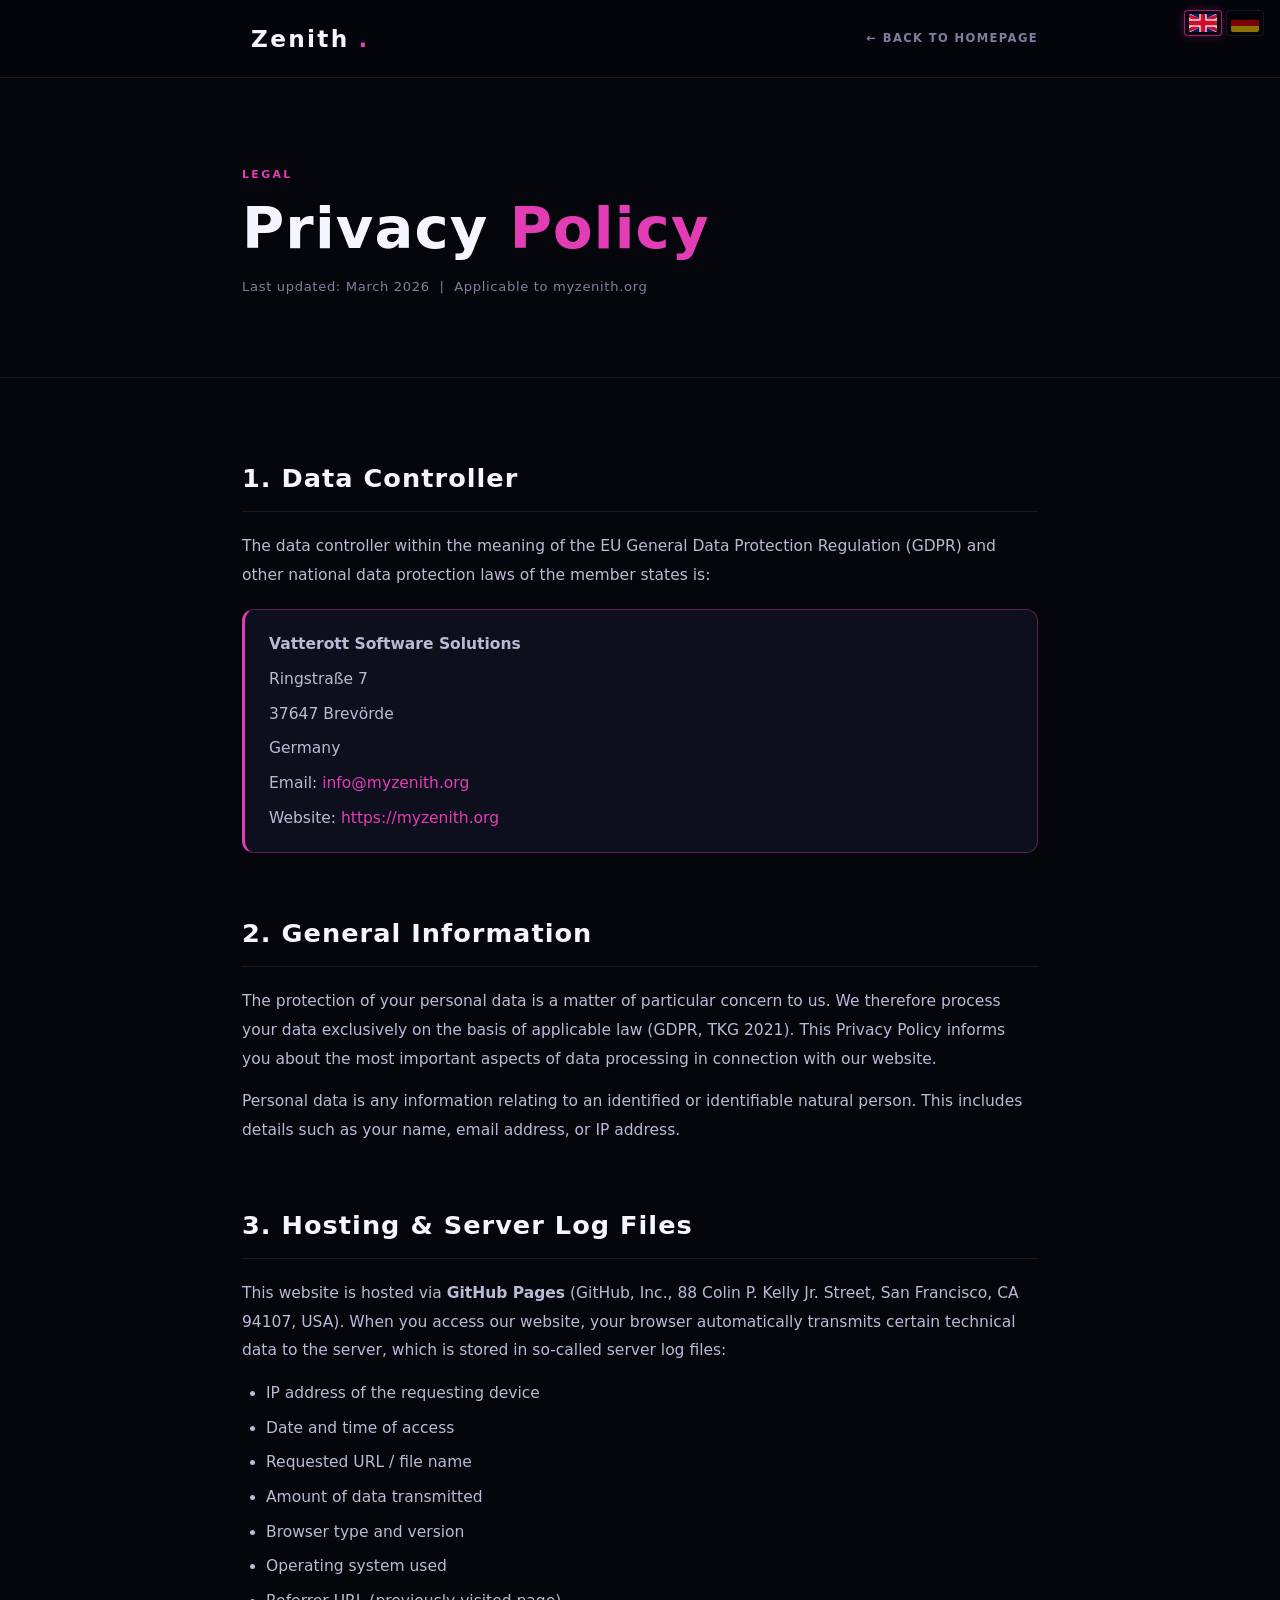
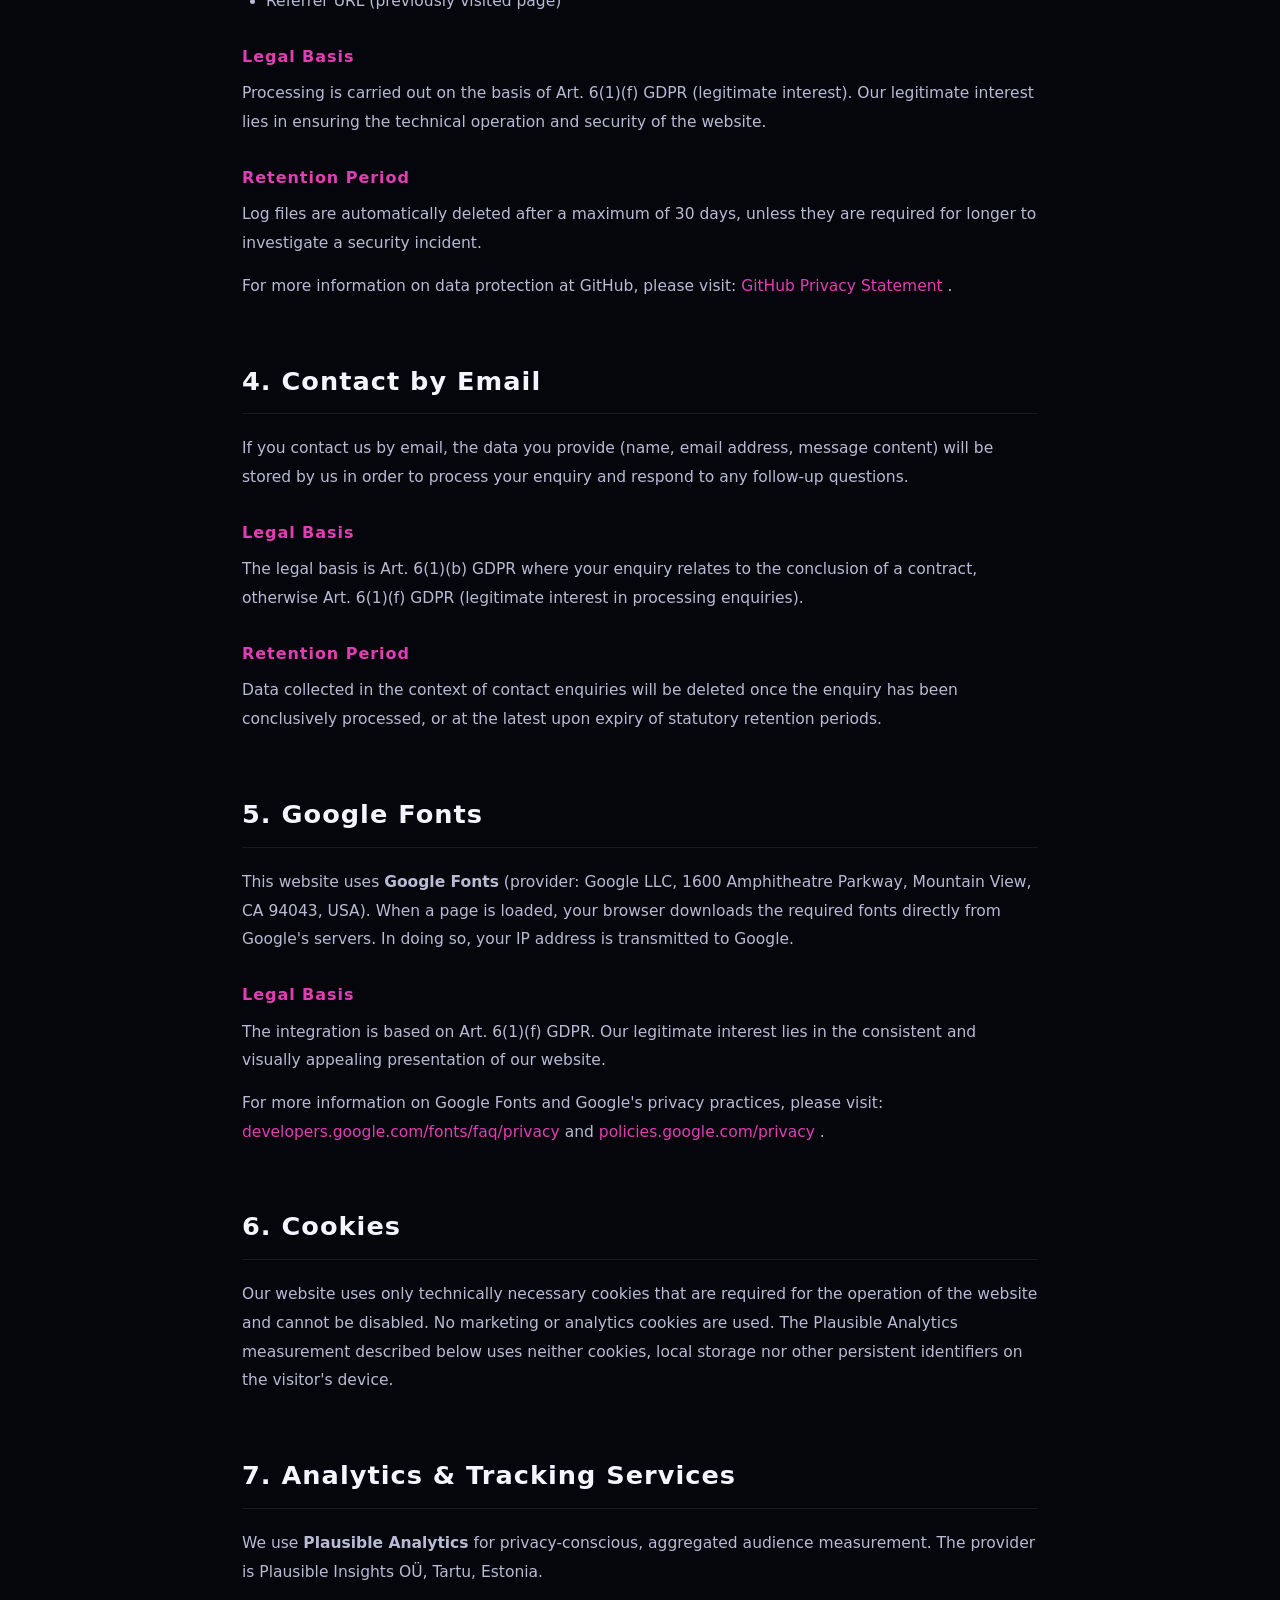
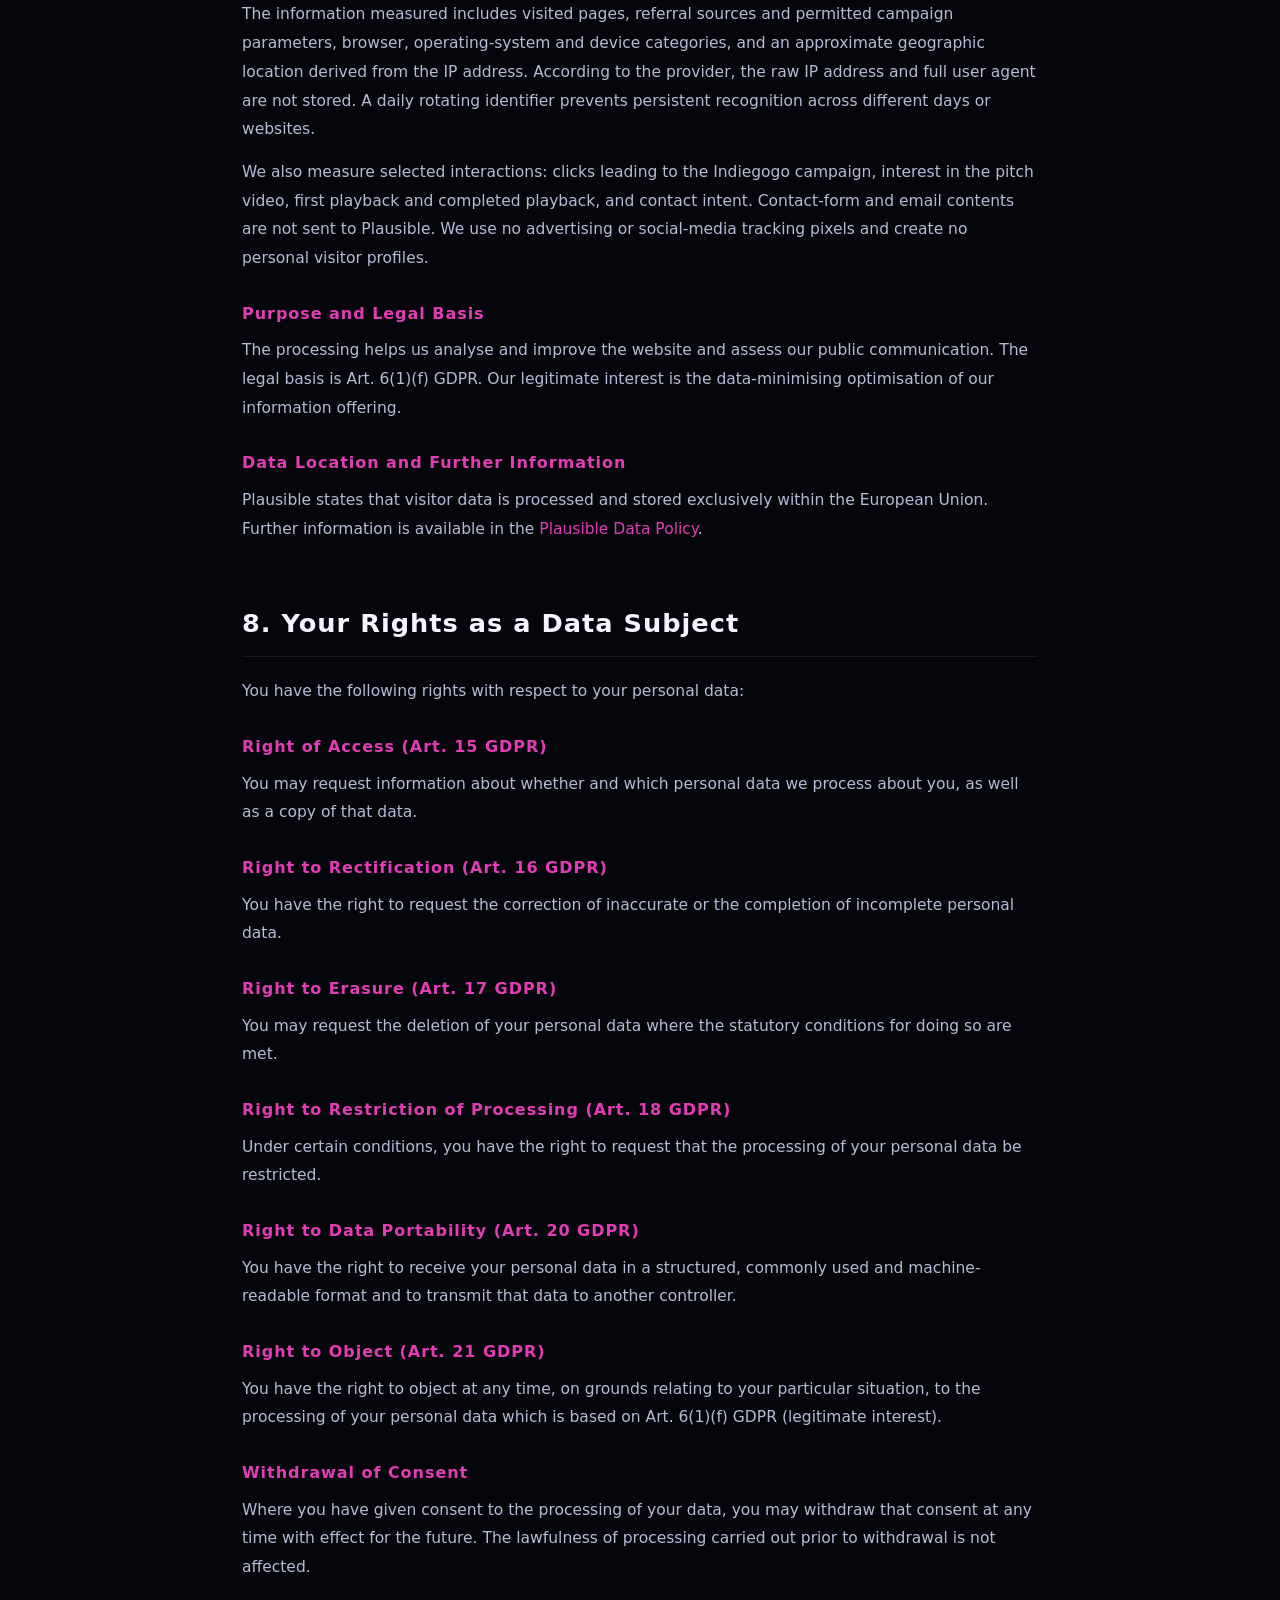
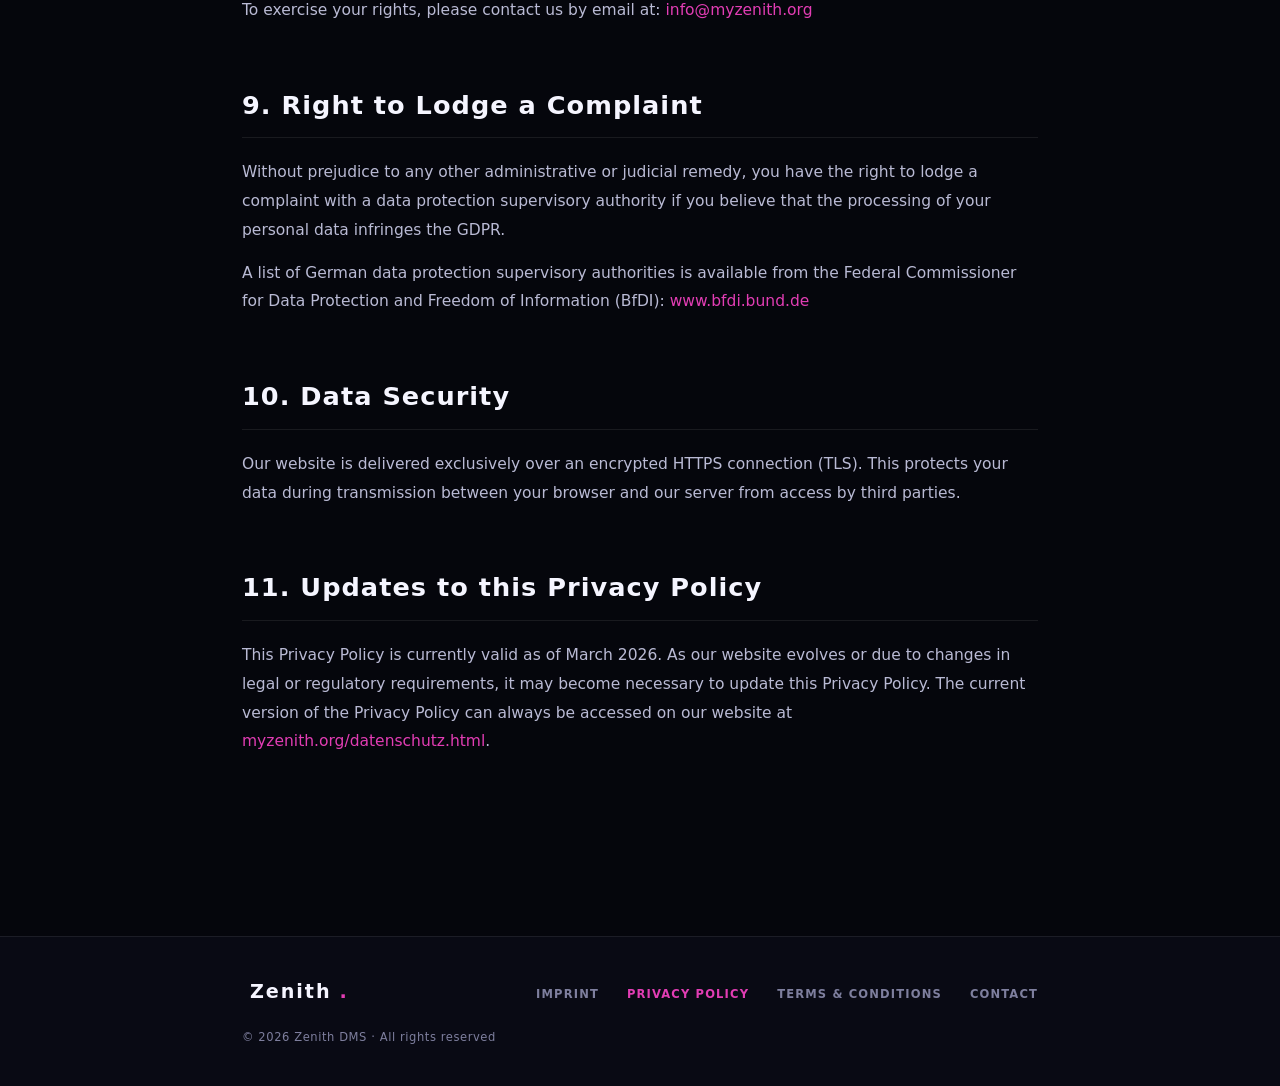
<file: datenschutz.html>
﻿<!DOCTYPE html>
<html lang="en">
<head>
  <meta charset="UTF-8" />
  <meta name="viewport" content="width=device-width, initial-scale=1.0" />
  <meta name="description" content="Privacy Policy for myzenith.org – information on personal data processing under the GDPR." />
  <title>Privacy Policy – Zenith DMS</title>
  <link rel="icon" type="image/svg+xml" href="data:image/svg+xml,%3Csvg xmlns='http://www.w3.org/2000/svg' viewBox='0 0 16 16'%3E%3Cpath fill='%234F8FF7' d='M15.528 2.973a.75.75 0 0 1 .472.696v8.662a.75.75 0 0 1-.472.696l-7.25 2.9a.75.75 0 0 1-.557 0l-7.25-2.9A.75.75 0 0 1 0 12.331V3.669a.75.75 0 0 1 .471-.696L7.443.184l.01-.003.268-.108a.75.75 0 0 1 .558 0l.269.108.01.003zM10.404 2 4.25 4.461 1.846 3.5 1 3.839v.4l6.5 2.6v7.922l.5.2.5-.2V6.84l6.5-2.6v-.4l-.846-.339L8 5.961 5.596 5l6.154-2.461z'/%3E%3C/svg%3E" />
  <meta name="robots" content="noindex, follow" />

  <style>
    /* ─── Tokens ───────────────────────────────────────── */
    :root {
      --bg:            #05060C;
      --bg-alt:        #090A14;
      --bg-card:       #0E0F1D;
      --purple:        #E23DB4;
      --purple-dim:    #CC2299;
      --purple-glow:   rgba(226,61,180,.28);
      --cyan:          #E23DB4;
      --text:          #F5F5FF;
      --text-muted:    #7E7F9E;
      --border:        rgba(255,255,255,.08);
      --border-purple: rgba(226,61,180,.35);
      --font-display:  'Space Grotesk', system-ui, sans-serif;
      --font-body:     'Inter', system-ui, sans-serif;
      --transition:    .3s cubic-bezier(.22,.61,.36,1);
      --radius:        12px;
    }

    /* ─── Reset ────────────────────────────────────────── */
    *, *::before, *::after { box-sizing: border-box; margin: 0; padding: 0; }
    html { scroll-behavior: smooth; }
    body {
      font-family: var(--font-body);
      background-color: var(--bg);
      color: var(--text);
      line-height: 1.6;
      overflow-x: hidden;
    }
    a { color: var(--purple); text-decoration: none; }
    a:hover { text-decoration: underline; }

    /* ─── Utility ──────────────────────────────────────── */
    .container { max-width: 860px; margin: 0 auto; padding: 0 32px; }
    .divider { height: 1px; background: var(--border); }

    /* ─── Navigation ───────────────────────────────────── */
    header {
      position: fixed;
      top: 0; left: 0; right: 0;
      z-index: 100;
      padding: 20px 0;
      background: rgba(5,6,12,.96);
      border-bottom: 1px solid var(--border);
      backdrop-filter: blur(16px);
    }
    nav { display: flex; align-items: center; justify-content: space-between; }
    .logo {
      font-family: var(--font-display);
      font-size: 1.45rem;
      font-weight: 700;
      letter-spacing: .1em;
      text-transform: none;
      color: var(--text);
      text-decoration: none;
      display: inline-flex;
      align-items: center;
      gap: 9px;
    }
    .logo:hover { text-decoration: none; }
    .logo span { color: var(--purple); }
    .nav-back {
      font-size: .72rem;
      font-weight: 700;
      letter-spacing: .12em;
      text-transform: uppercase;
      color: var(--text-muted);
      transition: color var(--transition);
      text-decoration: none;
    }
    .nav-back:hover { color: var(--text); text-decoration: none; }
    .nav-back::before { content: '← '; }

    /* ─── Page header ──────────────────────────────────── */
    .page-hero {
      padding: 160px 0 80px;
      border-bottom: 1px solid var(--border);
    }
    .page-hero .label {
      display: inline-block;
      font-size: .68rem;
      font-weight: 700;
      letter-spacing: .22em;
      text-transform: uppercase;
      color: var(--cyan);
      margin-bottom: 16px;
    }
    .page-hero h1 {
      font-family: var(--font-display);
      font-size: clamp(2.4rem, 5vw, 3.6rem);
      font-weight: 700;
      line-height: 1.05;
      text-transform: none;
      letter-spacing: .02em;
      margin-bottom: 16px;
    }
    .page-hero h1 span { color: var(--purple); }
    .page-hero .meta {
      font-size: .82rem;
      color: var(--text-muted);
      letter-spacing: .05em;
    }

    /* ─── Content ──────────────────────────────────────── */
    .content {
      padding: 80px 0 120px;
    }
    .content section {
      margin-bottom: 60px;
    }
    .content h2 {
      font-family: var(--font-display);
      font-size: 1.6rem;
      font-weight: 700;
      text-transform: none;
      letter-spacing: .04em;
      color: var(--text);
      margin-bottom: 20px;
      padding-bottom: 12px;
      border-bottom: 1px solid var(--border);
    }
    .content h3 {
      font-family: var(--font-body);
      font-size: 1rem;
      font-weight: 700;
      color: var(--purple);
      letter-spacing: .06em;
      text-transform: none;
      margin: 28px 0 10px;
    }
    .content p {
      font-size: .97rem;
      color: #B9BAD4;
      line-height: 1.85;
      margin-bottom: 14px;
    }
    .content ul, .content ol {
      margin: 0 0 14px 24px;
    }
    .content li {
      font-size: .97rem;
      color: #B9BAD4;
      line-height: 1.85;
      margin-bottom: 6px;
    }
    .content a { color: var(--purple); }
    .content a:hover { text-decoration: underline; }

    .info-box {
      background: var(--bg-card);
      border: 1px solid var(--border-purple);
      border-left: 3px solid var(--purple);
      padding: 20px 24px;
      border-radius: var(--radius);
      margin: 20px 0;
    }
    .info-box p { margin-bottom: 6px; }
    .info-box p:last-child { margin-bottom: 0; }

    /* ─── Footer ───────────────────────────────────────── */
    footer {
      background: var(--bg-alt);
      border-top: 1px solid var(--border);
      padding: 40px 0;
    }
    .footer-inner {
      display: flex;
      align-items: center;
      justify-content: space-between;
      flex-wrap: wrap;
      gap: 20px;
    }
    .footer-logo {
      font-family: var(--font-display);
      font-size: 1.2rem;
      font-weight: 700;
      letter-spacing: .1em;
      text-transform: none;
      display: inline-flex;
      align-items: center;
      gap: 8px;
    }
    .footer-logo span { color: var(--purple); }
    .footer-links { display: flex; gap: 28px; list-style: none; }
    .footer-links a {
      font-size: .72rem;
      font-weight: 700;
      letter-spacing: .1em;
      text-transform: uppercase;
      color: var(--text-muted);
      transition: color var(--transition);
      text-decoration: none;
    }
    .footer-links a:hover { color: var(--text); text-decoration: none; }
    .footer-links a.active { color: var(--purple); }
    .footer-copy { font-size: .72rem; color: var(--text-muted); letter-spacing: .05em; }

    @media (max-width: 640px) {
      .footer-inner { flex-direction: column; text-align: center; }
      .footer-links { flex-wrap: wrap; justify-content: center; }
    }
  </style>
  <script src="assets/analytics-config.js"></script>
  <script src="assets/analytics.js" defer></script>
</head>
<body>

  <!-- ══════════════════════════════════════════════
       HEADER
  ══════════════════════════════════════════════ -->
  <header>
    <div class="container">
      <nav>
        <a href="index.html" class="logo"><svg xmlns="http://www.w3.org/2000/svg" viewBox="0 0 16 16" fill="#4F8FF7" aria-hidden="true"><path d="M15.528 2.973a.75.75 0 0 1 .472.696v8.662a.75.75 0 0 1-.472.696l-7.25 2.9a.75.75 0 0 1-.557 0l-7.25-2.9A.75.75 0 0 1 0 12.331V3.669a.75.75 0 0 1 .471-.696L7.443.184l.01-.003.268-.108a.75.75 0 0 1 .558 0l.269.108.01.003zM10.404 2 4.25 4.461 1.846 3.5 1 3.839v.4l6.5 2.6v7.922l.5.2.5-.2V6.84l6.5-2.6v-.4l-.846-.339L8 5.961 5.596 5l6.154-2.461z"/></svg>Zenith<span>.</span></a>
        <a href="index.html" class="nav-back" data-i18n="nav.back">Back to Homepage</a>
      </nav>
    </div>
  </header>

  <!-- ══════════════════════════════════════════════
       PAGE HERO
  ══════════════════════════════════════════════ -->
  <div class="page-hero">
    <div class="container">
      <span class="label" data-i18n="datenschutz.label">Legal</span>
      <h1 data-i18n="datenschutz.h1">Privacy<span> Policy</span></h1>
      <p class="meta" data-i18n="datenschutz.meta">Last updated: March 2026 &nbsp;|&nbsp; Applicable to myzenith.org</p>
    </div>
  </div>

  <!-- ══════════════════════════════════════════════
       CONTENT
  ══════════════════════════════════════════════ -->
  <main class="content">
    <div class="container">

      <!-- ══ GERMAN VERSION ══════════════════════════════ -->
      <div data-lang="de">

        <!-- 1. Verantwortlicher -->
        <section>
          <h2>1. Verantwortlicher</h2>
          <p>
            Verantwortlicher im Sinne der Datenschutz-Grundverordnung (DSGVO) und anderer nationaler
            Datenschutzgesetze der Mitgliedstaaten sowie sonstiger datenschutzrechtlicher Bestimmungen ist:
          </p>
          <div class="info-box">
            <p><strong>Vatterott Software Solutions</strong></p>
            <p>Ringstraße 7</p>
            <p>37647 Brevörde</p>
            <p>Deutschland</p>
            <p>E-Mail: <a href="mailto:info@myzenith.org">info@myzenith.org</a></p>
            <p>Website: <a href="https://myzenith.org">https://myzenith.org</a></p>
          </div>
        </section>

        <!-- 2. Allgemeine Hinweise -->
        <section>
          <h2>2. Allgemeine Hinweise</h2>
          <p>
            Der Schutz Ihrer persönlichen Daten ist uns ein besonderes Anliegen. Wir verarbeiten Ihre Daten
            daher ausschließlich auf Grundlage der gesetzlichen Bestimmungen (DSGVO, TKG 2021). In dieser
            Datenschutzerklärung informieren wir Sie über die wichtigsten Aspekte der Datenverarbeitung im
            Rahmen unserer Website.
          </p>
          <p>
            Personenbezogene Daten sind alle Informationen, die sich auf eine identifizierte oder
            identifizierbare natürliche Person beziehen. Hierzu gehören z. B. Angaben wie Ihr Name, Ihre
            E-Mail-Adresse oder Ihre IP-Adresse.
          </p>
        </section>

        <!-- 3. Hosting & Server-Log-Dateien -->
        <section>
          <h2>3. Hosting &amp; Server-Log-Dateien</h2>
          <p>
            Diese Website wird über <strong>GitHub Pages</strong> (GitHub, Inc., 88 Colin P. Kelly Jr. Street,
            San Francisco, CA 94107, USA) gehostet. Beim Aufruf unserer Website übermitteln Sie dem Server
            automatisch bestimmte technische Daten, die in sogenannten Server-Log-Dateien gespeichert werden:
          </p>
          <ul>
            <li>IP-Adresse des anfragenden Geräts</li>
            <li>Datum und Uhrzeit des Zugriffs</li>
            <li>Aufgerufene URL / Dateiname</li>
            <li>Übertragene Datenmenge</li>
            <li>Browsertyp und -version</li>
            <li>Verwendetes Betriebssystem</li>
            <li>Referrer-URL (zuvor besuchte Seite)</li>
          </ul>
          <h3>Rechtsgrundlage</h3>
          <p>
            Die Verarbeitung erfolgt auf Grundlage von Art. 6 Abs. 1 lit. f DSGVO (berechtigtes Interesse).
            Unser berechtigtes Interesse liegt in der Sicherstellung des technischen Betriebs und der
            Sicherheit der Website.
          </p>
          <h3>Speicherdauer</h3>
          <p>
            Die Log-Dateien werden nach spätestens 30 Tagen automatisch gelöscht, sofern sie nicht zur
            Aufklärung eines Sicherheitsvorfalls länger benötigt werden.
          </p>
          <p>
            Weitere Informationen zum Datenschutz bei GitHub finden Sie unter:
            <a href="https://docs.github.com/en/site-policy/privacy-policies/github-general-privacy-statement" target="_blank" rel="noopener noreferrer">
              GitHub Privacy Statement
            </a>.
          </p>
        </section>

        <!-- 4. Kontaktaufnahme per E-Mail -->
        <section>
          <h2>4. Kontaktaufnahme per E-Mail</h2>
          <p>
            Wenn Sie uns per E-Mail kontaktieren, werden die von Ihnen übermittelten Daten (Name,
            E-Mail-Adresse, Nachrichteninhalt) bei uns gespeichert, um Ihre Anfrage zu bearbeiten und
            etwaige Anschlussfragen zu stellen.
          </p>
          <h3>Rechtsgrundlage</h3>
          <p>
            Grundlage ist Art. 6 Abs. 1 lit. b DSGVO, sofern Ihre Anfrage auf den Abschluss eines Vertrags
            gerichtet ist, ansonsten Art. 6 Abs. 1 lit. f DSGVO (berechtigtes Interesse an der Bearbeitung
            von Anfragen).
          </p>
          <h3>Speicherdauer</h3>
          <p>
            Die im Rahmen der Kontaktaufnahme erhobenen Daten werden gelöscht, sobald die Anfrage
            abschließend bearbeitet wurde, spätestens jedoch nach Ablauf gesetzlicher Aufbewahrungsfristen.
          </p>
        </section>

        <!-- 5. Google Fonts -->
        <section>
          <h2>5. Google Fonts</h2>
          <p>
            Diese Website verwendet <strong>Google Fonts</strong> (Anbieter: Google LLC, 1600 Amphitheatre
            Parkway, Mountain View, CA 94043, USA). Beim Aufruf einer Seite lädt Ihr Browser die
            erforderlichen Schriftarten direkt von Googles Servern. Dabei wird Ihre IP-Adresse an Google
            übermittelt.
          </p>
          <h3>Rechtsgrundlage</h3>
          <p>
            Die Einbindung erfolgt auf Grundlage von Art. 6 Abs. 1 lit. f DSGVO. Unser berechtigtes
            Interesse liegt in der einheitlichen und ansprechenden Darstellung unserer Website.
          </p>
          <p>
            Weitere Informationen zu Google Fonts und dem Datenschutz bei Google finden Sie unter:
            <a href="https://developers.google.com/fonts/faq/privacy" target="_blank" rel="noopener noreferrer">
              developers.google.com/fonts/faq/privacy
            </a> sowie unter
            <a href="https://policies.google.com/privacy" target="_blank" rel="noopener noreferrer">
              policies.google.com/privacy
            </a>.
          </p>
        </section>

        <!-- 6. Cookies -->
        <section>
          <h2>6. Cookies</h2>
          <p>
            Unsere Website verwendet ausschließlich technisch notwendige Cookies, die zum Betrieb der
            Website erforderlich und nicht abschaltbar sind. Es werden keine Marketing- oder Analyse-Cookies
            eingesetzt. Die nachfolgend beschriebene Reichweitenmessung mit Plausible Analytics verwendet
            weder Cookies noch Local Storage oder andere dauerhafte Kennungen auf dem Endgerät.
          </p>
        </section>

        <!-- 7. Datenschutzfreundliche Reichweitenmessung -->
        <section>
          <h2>7. Analyse- und Tracking-Dienste</h2>
          <p>
            Wir verwenden <strong>Plausible Analytics</strong> zur datensparsamen, aggregierten
            Reichweitenmessung.
            Anbieter ist Plausible Insights OÜ, Tartu, Estland.
          </p>
          <p>
            Erfasst werden insbesondere aufgerufene Seiten, Verweisquellen und zulässige Kampagnenparameter,
            Browser-, Betriebssystem- und Gerätekategorie sowie eine aus der IP-Adresse abgeleitete grobe
            geografische Zuordnung. Die rohe IP-Adresse und der vollständige User-Agent werden nach Angaben
            des Anbieters nicht gespeichert. Eine täglich wechselnde Kennung verhindert eine dauerhafte
            Wiedererkennung über mehrere Tage oder Websites hinweg.
          </p>
          <p>
            Zusätzlich messen wir ausgewählte Interaktionen: Klicks zur Indiegogo-Kampagne, Interesse am
            Pitch-Video, den ersten Start und das vollständige Abspielen des Videos sowie Kontaktabsichten.
            Inhalte aus Kontaktformularen oder E-Mails werden nicht an Plausible übertragen. Es werden keine
            Werbe- oder Social-Media-Pixel eingesetzt und keine personenbezogenen Nutzerprofile erstellt.
          </p>
          <h3>Zweck und Rechtsgrundlage</h3>
          <p>
            Die Verarbeitung dient der Analyse und Verbesserung der Website sowie der Bewertung unserer
            Öffentlichkeitsarbeit. Rechtsgrundlage ist Art. 6 Abs. 1 lit. f DSGVO. Unser berechtigtes Interesse
            liegt in der datensparsamen Optimierung unseres Informationsangebots.
          </p>
          <h3>Speicherort und weitere Informationen</h3>
          <p>
            Plausible gibt an, Besucherdaten ausschließlich innerhalb der Europäischen Union zu verarbeiten
            und zu speichern. Weitere Informationen finden Sie in der
            <a href="https://plausible.io/data-policy" target="_blank" rel="noopener noreferrer">Datenrichtlinie von Plausible</a>.
          </p>
        </section>

        <!-- 8. Rechte der betroffenen Personen -->
        <section>
          <h2>8. Ihre Rechte als betroffene Person</h2>
          <p>Sie haben gegenüber uns folgende Rechte hinsichtlich der Sie betreffenden personenbezogenen Daten:</p>

          <h3>Recht auf Auskunft (Art. 15 DSGVO)</h3>
          <p>Sie können Auskunft darüber verlangen, ob und welche personenbezogenen Daten wir von Ihnen verarbeiten, sowie eine Kopie dieser Daten.</p>

          <h3>Recht auf Berichtigung (Art. 16 DSGVO)</h3>
          <p>Sie haben das Recht, die Berichtigung unrichtiger oder die Vervollständigung unvollständiger personenbezogener Daten zu verlangen.</p>

          <h3>Recht auf Löschung (Art. 17 DSGVO)</h3>
          <p>Sie können die Löschung Ihrer personenbezogenen Daten verlangen, sofern die gesetzlichen Voraussetzungen hierfür vorliegen.</p>

          <h3>Recht auf Einschränkung der Verarbeitung (Art. 18 DSGVO)</h3>
          <p>Sie haben das Recht, unter bestimmten Voraussetzungen die Einschränkung der Verarbeitung Ihrer personenbezogenen Daten zu verlangen.</p>

          <h3>Recht auf Datenübertragbarkeit (Art. 20 DSGVO)</h3>
          <p>Sie haben das Recht, Ihre personenbezogenen Daten in einem strukturierten, gängigen und maschinenlesbaren Format zu erhalten und diese Daten an einen anderen Verantwortlichen zu übermitteln.</p>

          <h3>Widerspruchsrecht (Art. 21 DSGVO)</h3>
          <p>Sie haben das Recht, aus Gründen, die sich aus Ihrer besonderen Situation ergeben, jederzeit gegen die Verarbeitung Sie betreffender personenbezogener Daten, die auf Art. 6 Abs. 1 lit. f DSGVO (berechtigtes Interesse) beruht, Widerspruch einzulegen.</p>

          <h3>Widerruf einer Einwilligung</h3>
          <p>Sofern Sie uns eine Einwilligung zur Verarbeitung Ihrer Daten erteilt haben, können Sie diese jederzeit mit Wirkung für die Zukunft widerrufen. Die Rechtmäßigkeit der bis zum Widerruf erfolgten Verarbeitung bleibt davon unberührt.</p>

          <p>Zur Ausübung Ihrer Rechte wenden Sie sich bitte per E-Mail an: <a href="mailto:info@myzenith.org">info@myzenith.org</a></p>
        </section>

        <!-- 9. Beschwerderecht -->
        <section>
          <h2>9. Beschwerderecht bei der Aufsichtsbehörde</h2>
          <p>
            Unbeschadet anderweitiger verwaltungsrechtlicher oder gerichtlicher Rechtsbehelfe steht Ihnen
            das Recht auf Beschwerde bei einer Datenschutz-Aufsichtsbehörde zu, wenn Sie der Ansicht sind,
            dass die Verarbeitung der Sie betreffenden personenbezogenen Daten gegen die DSGVO verstößt.
          </p>
          <p>
            Eine Liste der deutschen Datenschutzaufsichtsbehörden finden Sie beim Bundesbeauftragten für
            den Datenschutz und die Informationsfreiheit (BfDI):
            <a href="https://www.bfdi.bund.de/DE/Service/Anschriften/Laender/Laender-node.html" target="_blank" rel="noopener noreferrer">
              www.bfdi.bund.de
            </a>
          </p>
        </section>

        <!-- 10. Datensicherheit -->
        <section>
          <h2>10. Datensicherheit</h2>
          <p>
            Unsere Website wird ausschließlich über eine verschlüsselte HTTPS-Verbindung (TLS) ausgeliefert.
            Dadurch werden Ihre Daten bei der Übertragung zwischen Ihrem Browser und unserem Server vor dem
            Zugriff Dritter geschützt.
          </p>
        </section>

        <!-- 11. Aktualität -->
        <section>
          <h2>11. Aktualität und Änderung dieser Datenschutzerklärung</h2>
          <p>
            Diese Datenschutzerklärung ist aktuell gültig und hat den Stand März 2026. Durch die
            Weiterentwicklung unserer Website oder aufgrund geänderter gesetzlicher bzw. behördlicher
            Vorgaben kann es notwendig werden, diese Datenschutzerklärung anzupassen. Die jeweils aktuelle
            Datenschutzerklärung kann jederzeit auf unserer Website unter
            <a href="https://myzenith.org/datenschutz.html">myzenith.org/datenschutz.html</a> abgerufen werden.
          </p>
        </section>

      </div><!-- /data-lang="de" -->

      <!-- ══ ENGLISH VERSION ═════════════════════════════ -->
      <div data-lang="en">

        <section>
          <h2>1. Data Controller</h2>
          <p>
            The data controller within the meaning of the EU General Data Protection Regulation (GDPR)
            and other national data protection laws of the member states is:
          </p>
          <div class="info-box">
            <p><strong>Vatterott Software Solutions</strong></p>
            <p>Ringstraße 7</p>
            <p>37647 Brevörde</p>
            <p>Germany</p>
            <p>Email: <a href="mailto:info@myzenith.org">info@myzenith.org</a></p>
            <p>Website: <a href="https://myzenith.org">https://myzenith.org</a></p>
          </div>
        </section>

        <section>
          <h2>2. General Information</h2>
          <p>
            The protection of your personal data is a matter of particular concern to us. We therefore
            process your data exclusively on the basis of applicable law (GDPR, TKG 2021). This Privacy
            Policy informs you about the most important aspects of data processing in connection with
            our website.
          </p>
          <p>
            Personal data is any information relating to an identified or identifiable natural person.
            This includes details such as your name, email address, or IP address.
          </p>
        </section>

        <section>
          <h2>3. Hosting &amp; Server Log Files</h2>
          <p>
            This website is hosted via <strong>GitHub Pages</strong> (GitHub, Inc., 88 Colin P. Kelly Jr. Street,
            San Francisco, CA 94107, USA). When you access our website, your browser automatically
            transmits certain technical data to the server, which is stored in so-called server log files:
          </p>
          <ul>
            <li>IP address of the requesting device</li>
            <li>Date and time of access</li>
            <li>Requested URL / file name</li>
            <li>Amount of data transmitted</li>
            <li>Browser type and version</li>
            <li>Operating system used</li>
            <li>Referrer URL (previously visited page)</li>
          </ul>
          <h3>Legal Basis</h3>
          <p>
            Processing is carried out on the basis of Art. 6(1)(f) GDPR (legitimate interest).
            Our legitimate interest lies in ensuring the technical operation and security of the website.
          </p>
          <h3>Retention Period</h3>
          <p>
            Log files are automatically deleted after a maximum of 30 days, unless they are required
            for longer to investigate a security incident.
          </p>
          <p>
            For more information on data protection at GitHub, please visit:
            <a href="https://docs.github.com/en/site-policy/privacy-policies/github-general-privacy-statement" target="_blank" rel="noopener noreferrer">
              GitHub Privacy Statement
            </a>.
          </p>
        </section>

        <section>
          <h2>4. Contact by Email</h2>
          <p>
            If you contact us by email, the data you provide (name, email address, message content)
            will be stored by us in order to process your enquiry and respond to any follow-up questions.
          </p>
          <h3>Legal Basis</h3>
          <p>
            The legal basis is Art. 6(1)(b) GDPR where your enquiry relates to the conclusion of a
            contract, otherwise Art. 6(1)(f) GDPR (legitimate interest in processing enquiries).
          </p>
          <h3>Retention Period</h3>
          <p>
            Data collected in the context of contact enquiries will be deleted once the enquiry has
            been conclusively processed, or at the latest upon expiry of statutory retention periods.
          </p>
        </section>

        <section>
          <h2>5. Google Fonts</h2>
          <p>
            This website uses <strong>Google Fonts</strong> (provider: Google LLC, 1600 Amphitheatre Parkway,
            Mountain View, CA 94043, USA). When a page is loaded, your browser downloads the required
            fonts directly from Google's servers. In doing so, your IP address is transmitted to Google.
          </p>
          <h3>Legal Basis</h3>
          <p>
            The integration is based on Art. 6(1)(f) GDPR. Our legitimate interest lies in the
            consistent and visually appealing presentation of our website.
          </p>
          <p>
            For more information on Google Fonts and Google's privacy practices, please visit:
            <a href="https://developers.google.com/fonts/faq/privacy" target="_blank" rel="noopener noreferrer">
              developers.google.com/fonts/faq/privacy
            </a> and
            <a href="https://policies.google.com/privacy" target="_blank" rel="noopener noreferrer">
              policies.google.com/privacy
            </a>.
          </p>
        </section>

        <section>
          <h2>6. Cookies</h2>
          <p>
            Our website uses only technically necessary cookies that are required for the operation of
            the website and cannot be disabled. No marketing or analytics cookies are used. The Plausible
            Analytics measurement described below uses neither cookies, local storage nor other persistent
            identifiers on the visitor's device.
          </p>
        </section>

        <section>
          <h2>7. Analytics &amp; Tracking Services</h2>
          <p>
            We use <strong>Plausible Analytics</strong> for privacy-conscious, aggregated audience measurement.
            The provider is Plausible Insights OÜ, Tartu, Estonia.
          </p>
          <p>
            The information measured includes visited pages, referral sources and permitted campaign
            parameters, browser, operating-system and device categories, and an approximate geographic
            location derived from the IP address. According to the provider, the raw IP address and full
            user agent are not stored. A daily rotating identifier prevents persistent recognition across
            different days or websites.
          </p>
          <p>
            We also measure selected interactions: clicks leading to the Indiegogo campaign, interest in the
            pitch video, first playback and completed playback, and contact intent. Contact-form and email
            contents are not sent to Plausible. We use no advertising or social-media tracking pixels and
            create no personal visitor profiles.
          </p>
          <h3>Purpose and Legal Basis</h3>
          <p>
            The processing helps us analyse and improve the website and assess our public communication.
            The legal basis is Art. 6(1)(f) GDPR. Our legitimate interest is the data-minimising optimisation
            of our information offering.
          </p>
          <h3>Data Location and Further Information</h3>
          <p>
            Plausible states that visitor data is processed and stored exclusively within the European Union.
            Further information is available in the
            <a href="https://plausible.io/data-policy" target="_blank" rel="noopener noreferrer">Plausible Data Policy</a>.
          </p>
        </section>

        <section>
          <h2>8. Your Rights as a Data Subject</h2>
          <p>You have the following rights with respect to your personal data:</p>

          <h3>Right of Access (Art. 15 GDPR)</h3>
          <p>You may request information about whether and which personal data we process about you, as well as a copy of that data.</p>

          <h3>Right to Rectification (Art. 16 GDPR)</h3>
          <p>You have the right to request the correction of inaccurate or the completion of incomplete personal data.</p>

          <h3>Right to Erasure (Art. 17 GDPR)</h3>
          <p>You may request the deletion of your personal data where the statutory conditions for doing so are met.</p>

          <h3>Right to Restriction of Processing (Art. 18 GDPR)</h3>
          <p>Under certain conditions, you have the right to request that the processing of your personal data be restricted.</p>

          <h3>Right to Data Portability (Art. 20 GDPR)</h3>
          <p>You have the right to receive your personal data in a structured, commonly used and machine-readable format and to transmit that data to another controller.</p>

          <h3>Right to Object (Art. 21 GDPR)</h3>
          <p>You have the right to object at any time, on grounds relating to your particular situation, to the processing of your personal data which is based on Art. 6(1)(f) GDPR (legitimate interest).</p>

          <h3>Withdrawal of Consent</h3>
          <p>Where you have given consent to the processing of your data, you may withdraw that consent at any time with effect for the future. The lawfulness of processing carried out prior to withdrawal is not affected.</p>

          <p>To exercise your rights, please contact us by email at: <a href="mailto:info@myzenith.org">info@myzenith.org</a></p>
        </section>

        <section>
          <h2>9. Right to Lodge a Complaint</h2>
          <p>
            Without prejudice to any other administrative or judicial remedy, you have the right to
            lodge a complaint with a data protection supervisory authority if you believe that the
            processing of your personal data infringes the GDPR.
          </p>
          <p>
            A list of German data protection supervisory authorities is available from the Federal
            Commissioner for Data Protection and Freedom of Information (BfDI):
            <a href="https://www.bfdi.bund.de/DE/Service/Anschriften/Laender/Laender-node.html" target="_blank" rel="noopener noreferrer">
              www.bfdi.bund.de
            </a>
          </p>
        </section>

        <section>
          <h2>10. Data Security</h2>
          <p>
            Our website is delivered exclusively over an encrypted HTTPS connection (TLS). This protects
            your data during transmission between your browser and our server from access by third parties.
          </p>
        </section>

        <section>
          <h2>11. Updates to this Privacy Policy</h2>
          <p>
            This Privacy Policy is currently valid as of March 2026. As our website evolves or due to
            changes in legal or regulatory requirements, it may become necessary to update this Privacy
            Policy. The current version of the Privacy Policy can always be accessed on our website at
            <a href="https://myzenith.org/datenschutz.html">myzenith.org/datenschutz.html</a>.
          </p>
        </section>

      </div><!-- /data-lang="en" -->

    </div>
  </main>

  <!-- ══════════════════════════════════════════════
       FOOTER
  ══════════════════════════════════════════════ -->
  <footer>
    <div class="container">
      <div class="footer-inner">
        <div class="footer-logo"><svg xmlns="http://www.w3.org/2000/svg" viewBox="0 0 16 16" fill="#4F8FF7" aria-hidden="true"><path d="M15.528 2.973a.75.75 0 0 1 .472.696v8.662a.75.75 0 0 1-.472.696l-7.25 2.9a.75.75 0 0 1-.557 0l-7.25-2.9A.75.75 0 0 1 0 12.331V3.669a.75.75 0 0 1 .471-.696L7.443.184l.01-.003.268-.108a.75.75 0 0 1 .558 0l.269.108.01.003zM10.404 2 4.25 4.461 1.846 3.5 1 3.839v.4l6.5 2.6v7.922l.5.2.5-.2V6.84l6.5-2.6v-.4l-.846-.339L8 5.961 5.596 5l6.154-2.461z"/></svg>Zenith<span>.</span></div>
        <ul class="footer-links">
          <li><a href="impressum.html" data-i18n="footer.imprint">Legal Notice</a></li>
          <li><a href="datenschutz.html" class="active" data-i18n="footer.privacy">Privacy Policy</a></li>
          <li><a href="agb.html" data-i18n="footer.terms">Terms &amp; Conditions</a></li>
          <li><a href="kontakt.html" data-i18n="footer.contact">Contact</a></li>
        </ul>
        <p class="footer-copy" data-i18n="footer.copy">© 2026 Zenith DMS. All rights reserved.</p>
      </div>
    </div>
  </footer>

  <script src="assets/lang.js" defer></script>

</body>
</html>
</file>
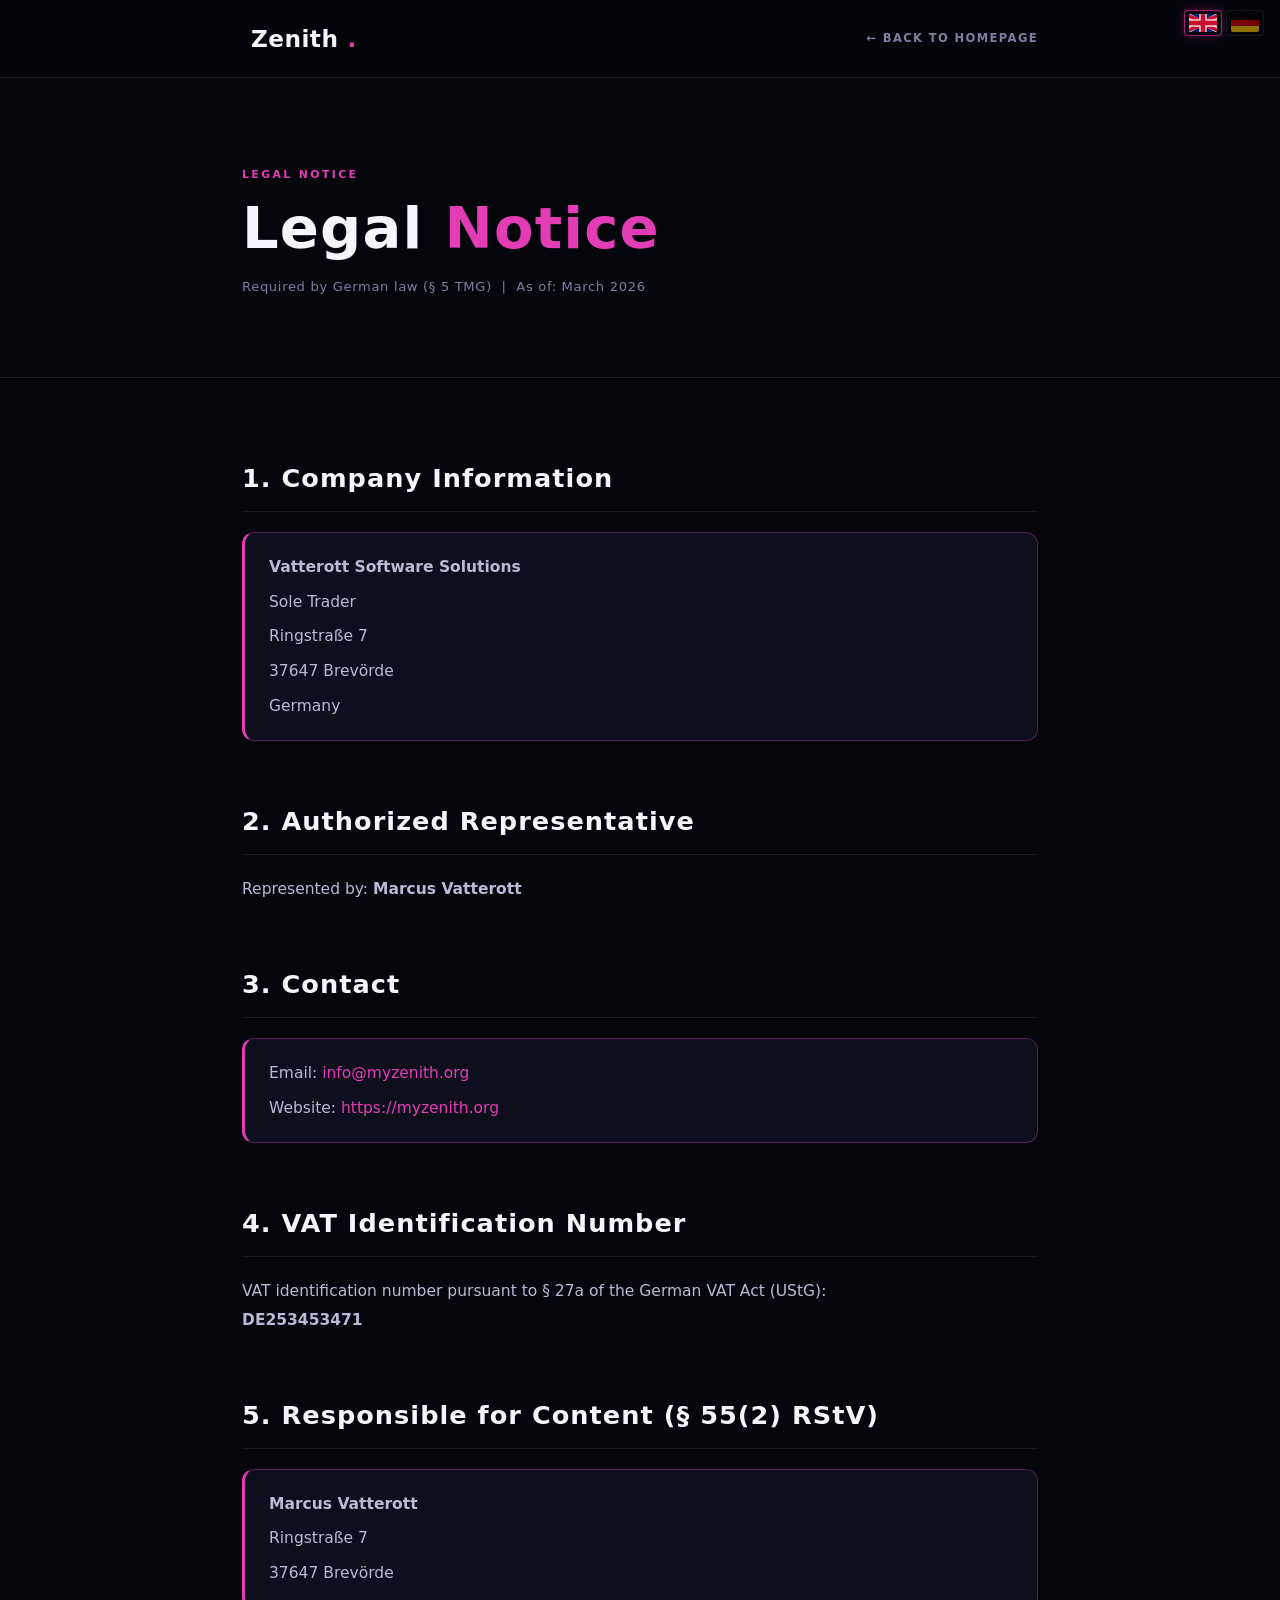
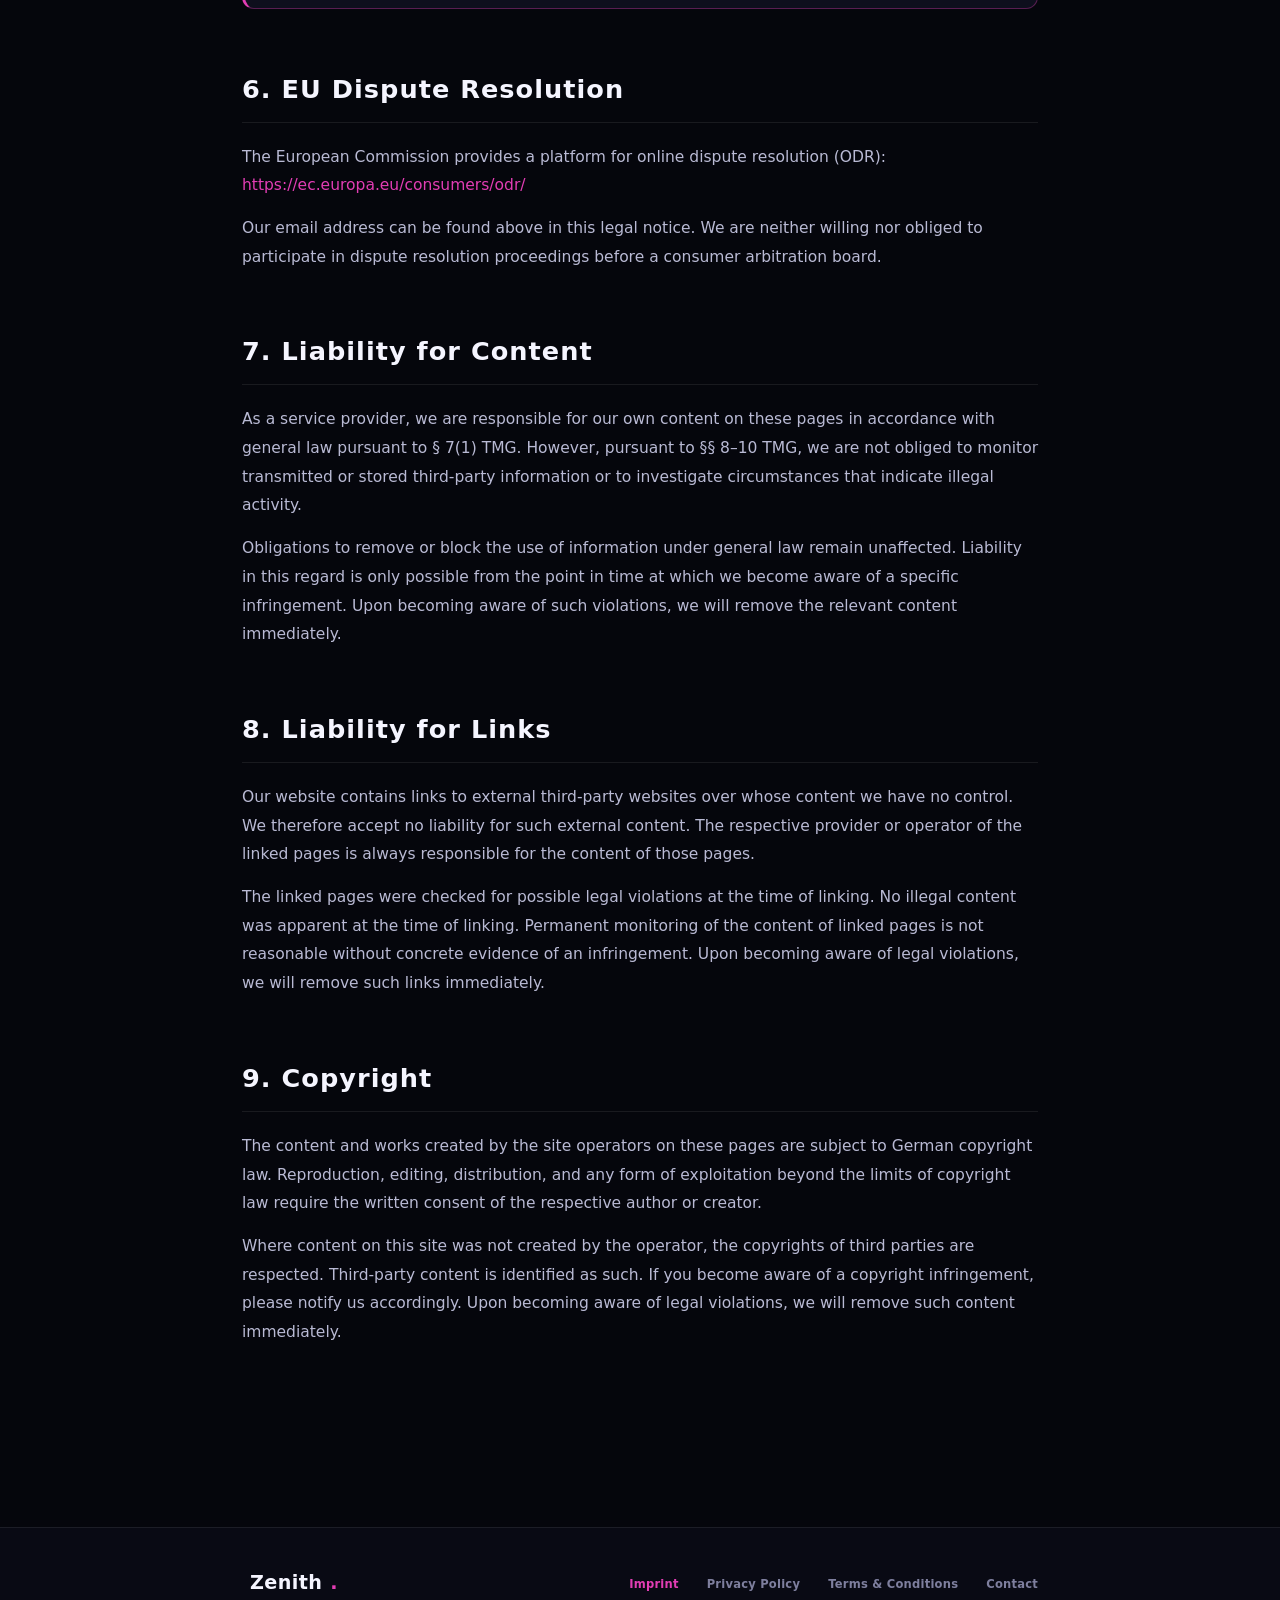
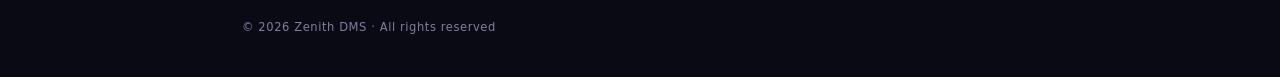
<file: impressum.html>
﻿<!DOCTYPE html>
<html lang="en">
<head>
  <meta charset="UTF-8" />
  <meta name="viewport" content="width=device-width, initial-scale=1.0" />
  <meta name="description" content="Legal notice for myzenith.org as required by German law (§ 5 TMG)." />
  <title>Legal Notice – Zenith DMS</title>
  <link rel="icon" type="image/svg+xml" href="data:image/svg+xml,%3Csvg xmlns='http://www.w3.org/2000/svg' viewBox='0 0 16 16'%3E%3Cpath fill='%234F8FF7' d='M15.528 2.973a.75.75 0 0 1 .472.696v8.662a.75.75 0 0 1-.472.696l-7.25 2.9a.75.75 0 0 1-.557 0l-7.25-2.9A.75.75 0 0 1 0 12.331V3.669a.75.75 0 0 1 .471-.696L7.443.184l.01-.003.268-.108a.75.75 0 0 1 .558 0l.269.108.01.003zM10.404 2 4.25 4.461 1.846 3.5 1 3.839v.4l6.5 2.6v7.922l.5.2.5-.2V6.84l6.5-2.6v-.4l-.846-.339L8 5.961 5.596 5l6.154-2.461z'/%3E%3C/svg%3E" />
  <meta name="robots" content="noindex, follow" />

  <style>
    :root {
      --bg:            #05060C;
      --bg-alt:        #090A14;
      --bg-card:       #0E0F1D;
      --purple:        #E23DB4;
      --purple-dim:    #CC2299;
      --purple-glow:   rgba(226,61,180,.28);
      --cyan:          #E23DB4;
      --text:          #F5F5FF;
      --text-muted:    #7E7F9E;
      --border:        rgba(255,255,255,.08);
      --border-purple: rgba(226,61,180,.35);
      --font-display:  'Space Grotesk', system-ui, sans-serif;
      --font-body:     'Inter', system-ui, sans-serif;
      --transition:    .3s cubic-bezier(.22,.61,.36,1);
      --radius:        12px;
    }
    *, *::before, *::after { box-sizing: border-box; margin: 0; padding: 0; }
    html { scroll-behavior: smooth; }
    body { font-family: var(--font-body); background-color: var(--bg); color: var(--text); line-height: 1.6; overflow-x: hidden; }
    a { color: var(--purple); text-decoration: none; }
    a:hover { text-decoration: underline; }
    .container { max-width: 860px; margin: 0 auto; padding: 0 32px; }

    header {
      position: fixed; top: 0; left: 0; right: 0; z-index: 100;
      padding: 20px 0;
      background: rgba(5,6,12,.96);
      border-bottom: 1px solid var(--border);
      backdrop-filter: blur(16px);
    }
    nav { display: flex; align-items: center; justify-content: space-between; }
    .logo {
      font-family: var(--font-display); font-size: 1.45rem; font-weight: 700;
      letter-spacing: .02em; color: var(--text); text-decoration: none;
      display: inline-flex; align-items: center; gap: 9px;
    }
    .logo:hover { text-decoration: none; }
    .logo span { color: var(--purple); }
    .nav-back {
      font-size: .72rem; font-weight: 700; letter-spacing: .12em; text-transform: uppercase;
      color: var(--text-muted); transition: color var(--transition); text-decoration: none;
    }
    .nav-back:hover { color: var(--text); text-decoration: none; }
    .nav-back::before { content: '← '; }

    .page-hero { padding: 160px 0 80px; border-bottom: 1px solid var(--border); }
    .page-hero .label {
      display: inline-block; font-size: .68rem; font-weight: 700;
      letter-spacing: .22em; text-transform: uppercase; color: var(--cyan); margin-bottom: 16px;
    }
    .page-hero h1 {
      font-family: var(--font-display); font-size: clamp(2.4rem, 5vw, 3.6rem);
      font-weight: 700; line-height: 1.05; text-transform: none;
      letter-spacing: .02em; margin-bottom: 16px;
    }
    .page-hero h1 span { color: var(--purple); }
    .page-hero .meta { font-size: .82rem; color: var(--text-muted); letter-spacing: .05em; }

    .content { padding: 80px 0 120px; }
    .content section { margin-bottom: 60px; }
    .content h2 {
      font-family: var(--font-display); font-size: 1.6rem; font-weight: 700;
      text-transform: none; letter-spacing: .04em; color: var(--text);
      margin-bottom: 20px; padding-bottom: 12px; border-bottom: 1px solid var(--border);
    }
    .content h3 {
      font-family: var(--font-body); font-size: 1rem; font-weight: 700;
      color: var(--purple); letter-spacing: .06em; text-transform: none; margin: 28px 0 10px;
    }
    .content p { font-size: .97rem; color: #B9BAD4; line-height: 1.85; margin-bottom: 14px; }
    .content ul { margin: 0 0 14px 24px; }
    .content li { font-size: .97rem; color: #B9BAD4; line-height: 1.85; margin-bottom: 6px; }

    .info-box {
      background: var(--bg-card); border: 1px solid var(--border-purple);
      border-left: 3px solid var(--purple); padding: 20px 24px;
      border-radius: var(--radius); margin: 20px 0;
    }
    .info-box p { margin-bottom: 6px; }
    .info-box p:last-child { margin-bottom: 0; }

    footer { background: var(--bg-alt); border-top: 1px solid var(--border); padding: 40px 0; }
    .footer-inner { display: flex; align-items: center; justify-content: space-between; flex-wrap: wrap; gap: 20px; }
    .footer-logo { font-family: var(--font-display); font-size: 1.2rem; font-weight: 700; letter-spacing: .02em; display: inline-flex; align-items: center; gap: 8px; }
    .footer-logo span { color: var(--purple); }
    .footer-links { display: flex; gap: 28px; list-style: none; }
    .footer-links a {
      font-size: .72rem; font-weight: 700; letter-spacing: .02em;
      color: var(--text-muted); transition: color var(--transition); text-decoration: none;
    }
    .footer-links a:hover { color: var(--text); text-decoration: none; }
    .footer-links a.active { color: var(--purple); }
    .footer-copy { font-size: .72rem; color: var(--text-muted); letter-spacing: .05em; }

    @media (max-width: 640px) {
      .footer-inner { flex-direction: column; text-align: center; }
      .footer-links { flex-wrap: wrap; justify-content: center; }
    }
  </style>
  <script src="assets/analytics-config.js"></script>
  <script src="assets/analytics.js" defer></script>
</head>
<body>

  <header>
    <div class="container">
      <nav>
        <a href="index.html" class="logo"><svg xmlns="http://www.w3.org/2000/svg" viewBox="0 0 16 16" fill="#4F8FF7" aria-hidden="true"><path d="M15.528 2.973a.75.75 0 0 1 .472.696v8.662a.75.75 0 0 1-.472.696l-7.25 2.9a.75.75 0 0 1-.557 0l-7.25-2.9A.75.75 0 0 1 0 12.331V3.669a.75.75 0 0 1 .471-.696L7.443.184l.01-.003.268-.108a.75.75 0 0 1 .558 0l.269.108.01.003zM10.404 2 4.25 4.461 1.846 3.5 1 3.839v.4l6.5 2.6v7.922l.5.2.5-.2V6.84l6.5-2.6v-.4l-.846-.339L8 5.961 5.596 5l6.154-2.461z"/></svg>Zenith<span>.</span></a>
        <a href="index.html" class="nav-back" data-i18n="nav.back">Back to Homepage</a>
      </nav>
    </div>
  </header>

  <div class="page-hero">
    <div class="container">
      <span class="label" data-i18n="impressum.label">Legal Notice</span>
      <h1 data-i18n="impressum.h1">Legal <span>Notice</span></h1>
      <p class="meta" data-i18n="impressum.meta">Required by German law (§ 5 TMG) &nbsp;|&nbsp; As of: March 2026</p>
    </div>
  </div>

  <main class="content">
    <div class="container">

      <!-- ══ GERMAN VERSION ══════════════════════════════ -->
      <div data-lang="de">

        <section>
          <h2>1. Angaben zum Unternehmen</h2>
          <div class="info-box">
            <p><strong>Vatterott Software Solutions</strong></p>
            <p>Einzelunternehmer</p>
            <p>Ringstraße 7</p>
            <p>37647 Brevörde</p>
            <p>Deutschland</p>
          </div>
        </section>

        <section>
          <h2>2. Vertretungsberechtigte Person</h2>
          <p>Vertreten durch: <strong>Marcus Vatterott</strong></p>
        </section>

        <section>
          <h2>3. Kontakt</h2>
          <div class="info-box">
            <p>E-Mail: <a href="mailto:info@myzenith.org">info@myzenith.org</a></p>
            <p>Website: <a href="https://myzenith.org">https://myzenith.org</a></p>
          </div>
        </section>

        <section>
          <h2>4. Umsatzsteuer-Identifikationsnummer</h2>
          <p>
            Umsatzsteuer-Identifikationsnummer gemäß § 27a Umsatzsteuergesetz:<br />
            <strong>DE253453471</strong>
          </p>
        </section>

        <section>
          <h2>5. Verantwortlich für den Inhalt nach § 55 Abs. 2 RStV</h2>
          <div class="info-box">
            <p><strong>Marcus Vatterott</strong></p>
            <p>Ringstraße 7</p>
            <p>37647 Brevörde</p>
          </div>
        </section>

        <section>
          <h2>6. EU-Streitschlichtung</h2>
          <p>
            Die Europäische Kommission stellt eine Plattform zur Online-Streitbeilegung (OS) bereit:
            <a href="https://ec.europa.eu/consumers/odr/" target="_blank" rel="noopener noreferrer">
              https://ec.europa.eu/consumers/odr/
            </a>
          </p>
          <p>
            Unsere E-Mail-Adresse finden Sie oben im Impressum. Wir sind nicht bereit oder verpflichtet,
            an Streitbeilegungsverfahren vor einer Verbraucherschlichtungsstelle teilzunehmen.
          </p>
        </section>

        <section>
          <h2>7. Haftung für Inhalte</h2>
          <p>
            Als Diensteanbieter sind wir gemäß § 7 Abs. 1 TMG für eigene Inhalte auf diesen Seiten nach
            den allgemeinen Gesetzen verantwortlich. Nach §§ 8 bis 10 TMG sind wir als Diensteanbieter
            jedoch nicht verpflichtet, übermittelte oder gespeicherte fremde Informationen zu überwachen
            oder nach Umständen zu forschen, die auf eine rechtswidrige Tätigkeit hinweisen.
          </p>
          <p>
            Verpflichtungen zur Entfernung oder Sperrung der Nutzung von Informationen nach den allgemeinen
            Gesetzen bleiben hiervon unberührt. Eine diesbezügliche Haftung ist jedoch erst ab dem
            Zeitpunkt der Kenntnis einer konkreten Rechtsverletzung möglich. Bei Bekanntwerden von
            entsprechenden Rechtsverletzungen werden wir diese Inhalte umgehend entfernen.
          </p>
        </section>

        <section>
          <h2>8. Haftung für Links</h2>
          <p>
            Unser Angebot enthält Links zu externen Websites Dritter, auf deren Inhalte wir keinen Einfluss
            haben. Deshalb können wir für diese fremden Inhalte auch keine Gewähr übernehmen. Für die
            Inhalte der verlinkten Seiten ist stets der jeweilige Anbieter oder Betreiber der Seiten
            verantwortlich.
          </p>
          <p>
            Die verlinkten Seiten wurden zum Zeitpunkt der Verlinkung auf mögliche Rechtsverstöße überprüft.
            Rechtswidrige Inhalte waren zum Zeitpunkt der Verlinkung nicht erkennbar. Eine permanente
            inhaltliche Kontrolle der verlinkten Seiten ist jedoch ohne konkrete Anhaltspunkte einer
            Rechtsverletzung nicht zumutbar. Bei Bekanntwerden von Rechtsverletzungen werden wir derartige
            Links umgehend entfernen.
          </p>
        </section>

        <section>
          <h2>9. Urheberrecht</h2>
          <p>
            Die durch die Seitenbetreiber erstellten Inhalte und Werke auf diesen Seiten unterliegen dem
            deutschen Urheberrecht. Die Vervielfältigung, Bearbeitung, Verbreitung und jede Art der
            Verwertung außerhalb der Grenzen des Urheberrechtes bedürfen der schriftlichen Zustimmung des
            jeweiligen Autors bzw. Erstellers.
          </p>
          <p>
            Soweit die Inhalte auf dieser Seite nicht vom Betreiber erstellt wurden, werden die
            Urheberrechte Dritter beachtet. Insbesondere werden Inhalte Dritter als solche gekennzeichnet.
            Sollten Sie trotzdem auf eine Urheberrechtsverletzung aufmerksam werden, bitten wir um einen
            entsprechenden Hinweis. Bei Bekanntwerden von Rechtsverletzungen werden wir derartige Inhalte
            umgehend entfernen.
          </p>
        </section>

      </div><!-- /data-lang="de" -->

      <!-- ══ ENGLISH VERSION ═════════════════════════════ -->
      <div data-lang="en">

        <section>
          <h2>1. Company Information</h2>
          <div class="info-box">
            <p><strong>Vatterott Software Solutions</strong></p>
            <p>Sole Trader</p>
            <p>Ringstraße 7</p>
            <p>37647 Brevörde</p>
            <p>Germany</p>
          </div>
        </section>

        <section>
          <h2>2. Authorized Representative</h2>
          <p>Represented by: <strong>Marcus Vatterott</strong></p>
        </section>

        <section>
          <h2>3. Contact</h2>
          <div class="info-box">
            <p>Email: <a href="mailto:info@myzenith.org">info@myzenith.org</a></p>
            <p>Website: <a href="https://myzenith.org">https://myzenith.org</a></p>
          </div>
        </section>

        <section>
          <h2>4. VAT Identification Number</h2>
          <p>
            VAT identification number pursuant to § 27a of the German VAT Act (UStG):<br />
            <strong>DE253453471</strong>
          </p>
        </section>

        <section>
          <h2>5. Responsible for Content (§ 55(2) RStV)</h2>
          <div class="info-box">
            <p><strong>Marcus Vatterott</strong></p>
            <p>Ringstraße 7</p>
            <p>37647 Brevörde</p>
          </div>
        </section>

        <section>
          <h2>6. EU Dispute Resolution</h2>
          <p>
            The European Commission provides a platform for online dispute resolution (ODR):
            <a href="https://ec.europa.eu/consumers/odr/" target="_blank" rel="noopener noreferrer">
              https://ec.europa.eu/consumers/odr/
            </a>
          </p>
          <p>
            Our email address can be found above in this legal notice. We are neither willing nor
            obliged to participate in dispute resolution proceedings before a consumer arbitration board.
          </p>
        </section>

        <section>
          <h2>7. Liability for Content</h2>
          <p>
            As a service provider, we are responsible for our own content on these pages in accordance
            with general law pursuant to § 7(1) TMG. However, pursuant to §§ 8–10 TMG, we are not
            obliged to monitor transmitted or stored third-party information or to investigate
            circumstances that indicate illegal activity.
          </p>
          <p>
            Obligations to remove or block the use of information under general law remain unaffected.
            Liability in this regard is only possible from the point in time at which we become aware
            of a specific infringement. Upon becoming aware of such violations, we will remove the
            relevant content immediately.
          </p>
        </section>

        <section>
          <h2>8. Liability for Links</h2>
          <p>
            Our website contains links to external third-party websites over whose content we have no
            control. We therefore accept no liability for such external content. The respective provider
            or operator of the linked pages is always responsible for the content of those pages.
          </p>
          <p>
            The linked pages were checked for possible legal violations at the time of linking. No
            illegal content was apparent at the time of linking. Permanent monitoring of the content of
            linked pages is not reasonable without concrete evidence of an infringement. Upon becoming
            aware of legal violations, we will remove such links immediately.
          </p>
        </section>

        <section>
          <h2>9. Copyright</h2>
          <p>
            The content and works created by the site operators on these pages are subject to German
            copyright law. Reproduction, editing, distribution, and any form of exploitation beyond the
            limits of copyright law require the written consent of the respective author or creator.
          </p>
          <p>
            Where content on this site was not created by the operator, the copyrights of third parties
            are respected. Third-party content is identified as such. If you become aware of a copyright
            infringement, please notify us accordingly. Upon becoming aware of legal violations, we will
            remove such content immediately.
          </p>
        </section>

      </div><!-- /data-lang="en" -->

    </div>
  </main>

  <footer>
    <div class="container">
      <div class="footer-inner">
        <div class="footer-logo"><svg xmlns="http://www.w3.org/2000/svg" viewBox="0 0 16 16" fill="#4F8FF7" aria-hidden="true"><path d="M15.528 2.973a.75.75 0 0 1 .472.696v8.662a.75.75 0 0 1-.472.696l-7.25 2.9a.75.75 0 0 1-.557 0l-7.25-2.9A.75.75 0 0 1 0 12.331V3.669a.75.75 0 0 1 .471-.696L7.443.184l.01-.003.268-.108a.75.75 0 0 1 .558 0l.269.108.01.003zM10.404 2 4.25 4.461 1.846 3.5 1 3.839v.4l6.5 2.6v7.922l.5.2.5-.2V6.84l6.5-2.6v-.4l-.846-.339L8 5.961 5.596 5l6.154-2.461z"/></svg>Zenith<span>.</span></div>
        <ul class="footer-links">
          <li><a href="impressum.html" class="active" data-i18n="footer.imprint">Legal Notice</a></li>
          <li><a href="datenschutz.html" data-i18n="footer.privacy">Privacy Policy</a></li>
          <li><a href="agb.html" data-i18n="footer.terms">Terms &amp; Conditions</a></li>
          <li><a href="kontakt.html" data-i18n="footer.contact">Contact</a></li>
        </ul>
        <p class="footer-copy" data-i18n="footer.copy">© 2026 Zenith DMS. All rights reserved.</p>
      </div>
    </div>
  </footer>

  <script src="assets/lang.js" defer></script>

</body>
</html>
</file>
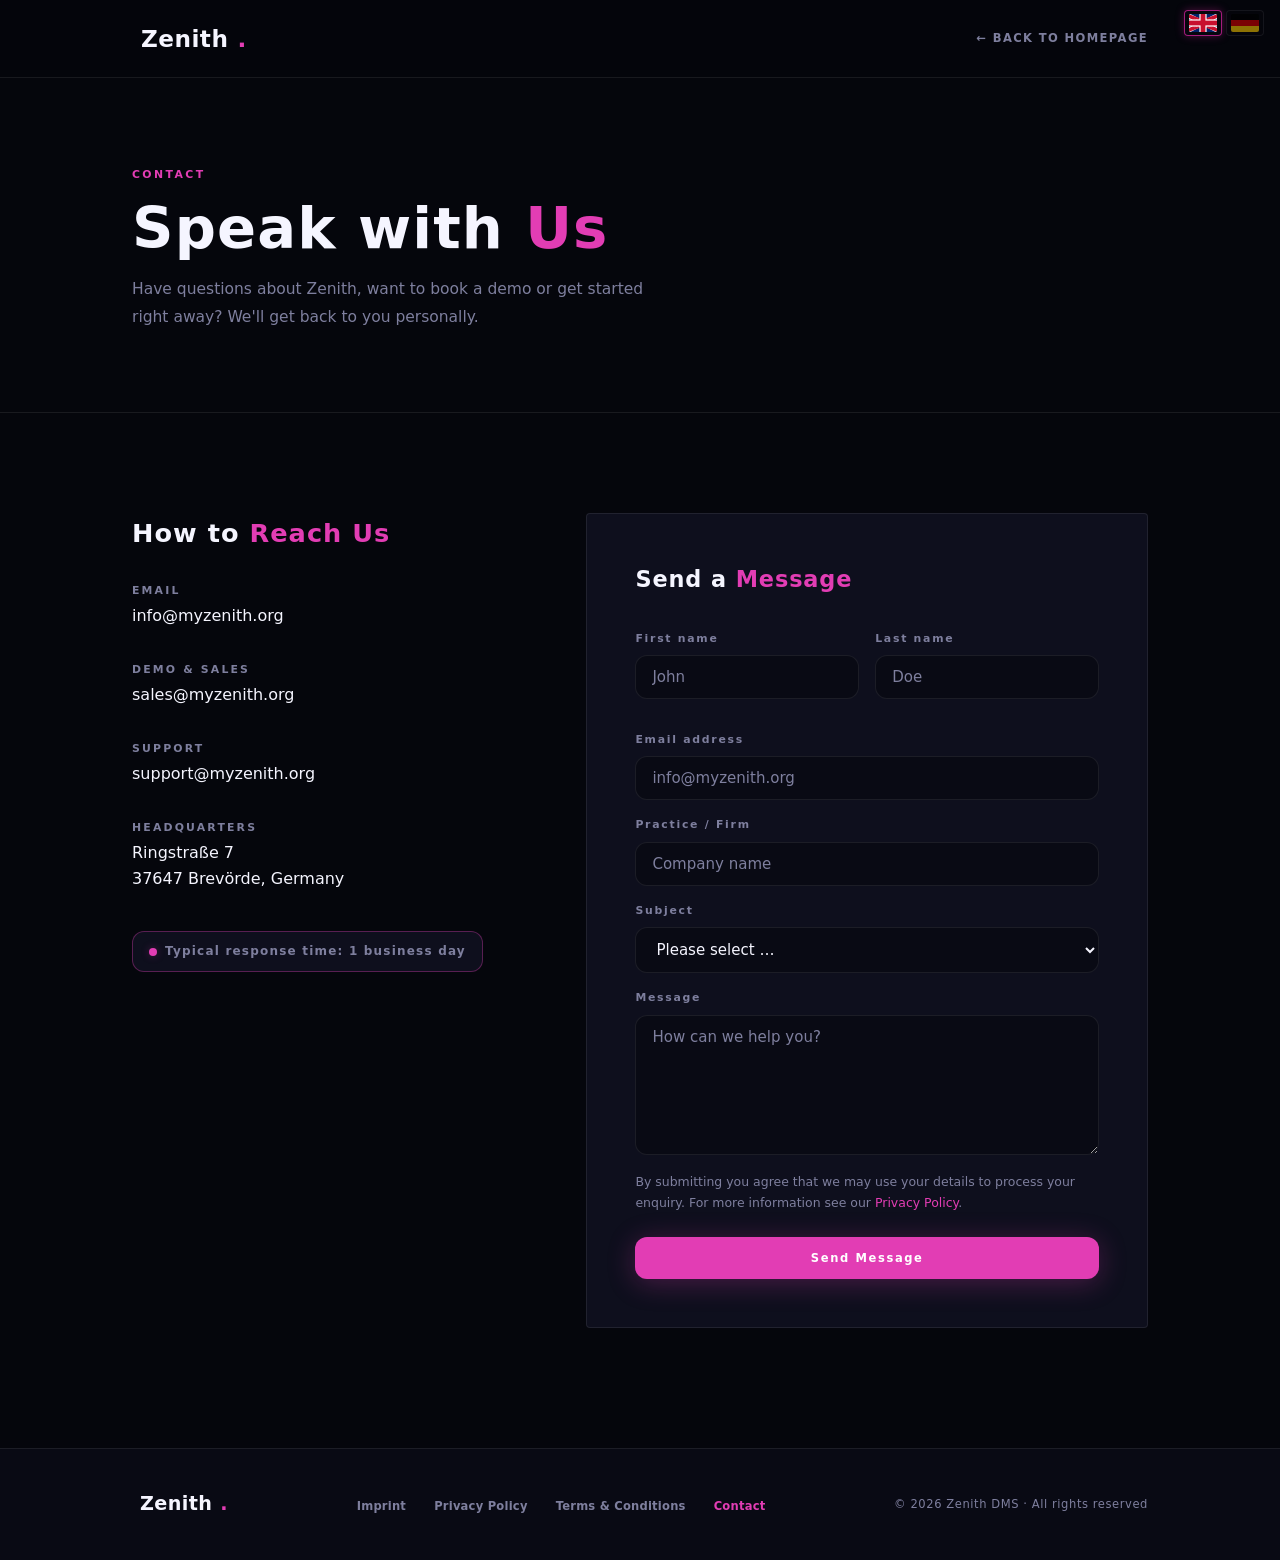
<file: kontakt.html>
﻿<!DOCTYPE html>
<html lang="en">
<head>
  <meta charset="UTF-8" />
  <meta name="viewport" content="width=device-width, initial-scale=1.0" />
  <meta name="description" content="Contact the Zenith team – for enquiries, demos and support." />
  <title>Contact – Zenith DMS</title>
  <link rel="icon" type="image/svg+xml" href="data:image/svg+xml,%3Csvg xmlns='http://www.w3.org/2000/svg' viewBox='0 0 16 16'%3E%3Cpath fill='%234F8FF7' d='M15.528 2.973a.75.75 0 0 1 .472.696v8.662a.75.75 0 0 1-.472.696l-7.25 2.9a.75.75 0 0 1-.557 0l-7.25-2.9A.75.75 0 0 1 0 12.331V3.669a.75.75 0 0 1 .471-.696L7.443.184l.01-.003.268-.108a.75.75 0 0 1 .558 0l.269.108.01.003zM10.404 2 4.25 4.461 1.846 3.5 1 3.839v.4l6.5 2.6v7.922l.5.2.5-.2V6.84l6.5-2.6v-.4l-.846-.339L8 5.961 5.596 5l6.154-2.461z'/%3E%3C/svg%3E" />

  <style>
    :root {
      --bg:            #05060C;
      --bg-alt:        #090A14;
      --bg-card:       #0E0F1D;
      --purple:        #E23DB4;
      --purple-dim:    #CC2299;
      --purple-glow:   rgba(226,61,180,.28);
      --cyan:          #E23DB4;
      --text:          #F5F5FF;
      --text-muted:    #7E7F9E;
      --border:        rgba(255,255,255,.08);
      --border-purple: rgba(226,61,180,.35);
      --font-display:  'Space Grotesk', system-ui, sans-serif;
      --font-body:     'Inter', system-ui, sans-serif;
      --transition:    .3s cubic-bezier(.22,.61,.36,1);
      --radius:        12px;
    }
    *, *::before, *::after { box-sizing: border-box; margin: 0; padding: 0; }
    html { scroll-behavior: smooth; }
    body { font-family: var(--font-body); background-color: var(--bg); color: var(--text); line-height: 1.6; overflow-x: hidden; }
    a { color: var(--purple); text-decoration: none; }
    a:hover { text-decoration: underline; }
    .container { max-width: 1080px; margin: 0 auto; padding: 0 32px; }

    header {
      position: fixed; top: 0; left: 0; right: 0; z-index: 100;
      padding: 20px 0;
      background: rgba(5,6,12,.96);
      border-bottom: 1px solid var(--border);
      backdrop-filter: blur(16px);
    }
    nav { display: flex; align-items: center; justify-content: space-between; }
    .logo {
      font-family: var(--font-display); font-size: 1.45rem; font-weight: 700;
      letter-spacing: .02em; color: var(--text); text-decoration: none;
      display: inline-flex; align-items: center; gap: 9px;
    }
    .logo:hover { text-decoration: none; }
    .logo span { color: var(--purple); }
    .nav-back {
      font-size: .72rem; font-weight: 700; letter-spacing: .12em; text-transform: uppercase;
      color: var(--text-muted); transition: color var(--transition); text-decoration: none;
    }
    .nav-back:hover { color: var(--text); text-decoration: none; }
    .nav-back::before { content: '← '; }

    /* ─── Page hero ────────────────────────────────────── */
    .page-hero { padding: 160px 0 80px; border-bottom: 1px solid var(--border); }
    .page-hero .label {
      display: inline-block; font-size: .68rem; font-weight: 700;
      letter-spacing: .22em; text-transform: uppercase; color: var(--cyan); margin-bottom: 16px;
    }
    .page-hero h1 {
      font-family: var(--font-display); font-size: clamp(2.4rem, 5vw, 3.6rem);
      font-weight: 700; line-height: 1.05; text-transform: none;
      letter-spacing: .02em; margin-bottom: 16px;
    }
    .page-hero h1 span { color: var(--purple); }
    .page-hero .sub {
      font-size: .97rem; color: var(--text-muted);
      max-width: 520px; line-height: 1.8;
    }

    /* ─── Contact layout ───────────────────────────────── */
    .contact-section { padding: 100px 0 120px; }
    .contact-grid {
      display: grid;
      grid-template-columns: 1fr 1.5fr;
      gap: 80px;
      align-items: start;
    }

    /* ─── Info column ──────────────────────────────────── */
    .contact-info h2 {
      font-family: var(--font-display); font-size: 1.6rem; font-weight: 700;
      text-transform: none; letter-spacing: .04em;
      color: var(--text); margin-bottom: 28px;
    }
    .contact-info h2 span { color: var(--purple); }
    .contact-item {
      display: flex; flex-direction: column;
      gap: 4px; margin-bottom: 32px;
    }
    .contact-item .ci-label {
      font-size: .68rem; font-weight: 700; letter-spacing: .2em;
      text-transform: uppercase; color: var(--text-muted);
    }
    .contact-item .ci-value {
      font-size: 1rem; color: var(--text); font-weight: 500;
    }
    .contact-item .ci-value a { color: var(--text); }
    .contact-item .ci-value a:hover { color: var(--purple); text-decoration: none; }

    .response-badge {
      display: inline-flex; align-items: center; gap: 8px;
      background: var(--bg-card); border: 1px solid var(--border-purple);
      padding: 10px 16px; border-radius: var(--radius);
      font-size: .75rem; font-weight: 700; letter-spacing: .1em;
      text-transform: none; color: var(--text-muted); margin-top: 8px;
    }
    .response-badge::before {
      content: ''; display: block; width: 8px; height: 8px;
      border-radius: 50%; background: var(--purple);
      box-shadow: 0 0 8px var(--purple-glow);
    }

    /* ─── Form column ──────────────────────────────────── */
    .contact-form-wrap {
      background: var(--bg-card);
      border: 1px solid var(--border);
      padding: 48px;
      border-radius: 4px;
    }
    .contact-form-wrap h3 {
      font-family: var(--font-display); font-size: 1.4rem; font-weight: 700;
      text-transform: none; letter-spacing: .04em;
      color: var(--text); margin-bottom: 32px;
    }
    .contact-form-wrap h3 span { color: var(--purple); }

    .form-row {
      display: grid; grid-template-columns: 1fr 1fr; gap: 16px; margin-bottom: 16px;
    }
    .form-group { display: flex; flex-direction: column; gap: 8px; margin-bottom: 16px; }
    .form-group label {
      font-size: .68rem; font-weight: 700; letter-spacing: .16em;
      text-transform: none; color: var(--text-muted);
    }
    .form-group input,
    .form-group select,
    .form-group textarea {
      background: var(--bg-alt);
      border: 1px solid var(--border);
      border-radius: var(--radius);
      padding: 12px 16px;
      color: var(--text);
      font-family: var(--font-body);
      font-size: .94rem;
      transition: border-color var(--transition);
      outline: none;
      width: 100%;
    }
    .form-group input:focus,
    .form-group select:focus,
    .form-group textarea:focus {
      border-color: var(--purple);
    }
    .form-group select { cursor: pointer; }
    .form-group textarea { resize: vertical; min-height: 140px; }
    .form-group input::placeholder,
    .form-group textarea::placeholder { color: var(--text-muted); }

    .form-note {
      font-size: .78rem; color: var(--text-muted);
      line-height: 1.7; margin-bottom: 24px;
    }
    .form-note a { color: var(--purple); }

    .btn-submit {
      width: 100%;
      padding: 14px 36px;
      background: var(--purple);
      color: #fff;
      font-family: var(--font-body);
      font-weight: 700;
      font-size: .72rem;
      letter-spacing: .14em;
      text-transform: none;
      border-radius: var(--radius);
      border: none;
      cursor: pointer;
      transition: background var(--transition), transform var(--transition), box-shadow var(--transition);
      box-shadow: 0 4px 28px var(--purple-glow);
    }
    .btn-submit:hover {
      background: var(--purple-dim);
      transform: translateY(-2px);
      box-shadow: 0 8px 40px var(--purple-glow);
    }

    /* success state (JS toggled) */
    .form-success {
      display: none;
      text-align: center;
      padding: 60px 20px;
    }
    .form-success .success-icon {
      font-size: 2.5rem; margin-bottom: 16px;
    }
    .form-success h4 {
      font-family: var(--font-display); font-size: 1.6rem; font-weight: 700;
      text-transform: none; color: var(--text); margin-bottom: 12px;
    }
    .form-success p { font-size: .94rem; color: var(--text-muted); }

    /* ─── Footer ───────────────────────────────────────── */
    footer { background: var(--bg-alt); border-top: 1px solid var(--border); padding: 40px 0; }
    .footer-inner { display: flex; align-items: center; justify-content: space-between; flex-wrap: wrap; gap: 20px; }
    .footer-logo { font-family: var(--font-display); font-size: 1.2rem; font-weight: 700; letter-spacing: .02em; display: inline-flex; align-items: center; gap: 8px; }
    .footer-logo span { color: var(--purple); }
    .footer-links { display: flex; gap: 28px; list-style: none; }
    .footer-links a {
      font-size: .72rem; font-weight: 700; letter-spacing: .02em;
      color: var(--text-muted); transition: color var(--transition); text-decoration: none;
    }
    .footer-links a:hover { color: var(--text); text-decoration: none; }
    .footer-links a.active { color: var(--purple); }
    .footer-copy { font-size: .72rem; color: var(--text-muted); letter-spacing: .05em; }

    @media (max-width: 860px) {
      .contact-grid { grid-template-columns: 1fr; gap: 60px; }
    }
    @media (max-width: 640px) {
      .form-row { grid-template-columns: 1fr; }
      .contact-form-wrap { padding: 32px 24px; }
      .footer-inner { flex-direction: column; text-align: center; }
      .footer-links { flex-wrap: wrap; justify-content: center; }
    }
  </style>
  <script src="assets/analytics-config.js"></script>
  <script src="assets/analytics.js" defer></script>
</head>
<body>

  <header>
    <div class="container">
      <nav>
        <a href="index.html" class="logo"><svg xmlns="http://www.w3.org/2000/svg" viewBox="0 0 16 16" fill="#4F8FF7" aria-hidden="true"><path d="M15.528 2.973a.75.75 0 0 1 .472.696v8.662a.75.75 0 0 1-.472.696l-7.25 2.9a.75.75 0 0 1-.557 0l-7.25-2.9A.75.75 0 0 1 0 12.331V3.669a.75.75 0 0 1 .471-.696L7.443.184l.01-.003.268-.108a.75.75 0 0 1 .558 0l.269.108.01.003zM10.404 2 4.25 4.461 1.846 3.5 1 3.839v.4l6.5 2.6v7.922l.5.2.5-.2V6.84l6.5-2.6v-.4l-.846-.339L8 5.961 5.596 5l6.154-2.461z"/></svg>Zenith<span>.</span></a>
        <a href="index.html" class="nav-back" data-i18n="nav.back">Back to Homepage</a>
      </nav>
    </div>
  </header>

  <div class="page-hero">
    <div class="container">
      <span class="label" data-i18n="kontakt.label">Contact</span>
      <h1 data-i18n="kontakt.h1">Speak with <span>Us</span></h1>
      <p class="sub" data-i18n="kontakt.sub">
        Have questions about Zenith, want to book a demo or get started right away?
        We'll get back to you personally.
      </p>
    </div>
  </div>

  <section class="contact-section">
    <div class="container">
      <div class="contact-grid">

        <!-- ─── Info ──────────────────────────────────── -->
        <div class="contact-info">
          <h2 data-i18n="kontakt.info.h2">How to <span>Reach Us</span></h2>

          <div class="contact-item">
            <span class="ci-label" data-i18n="kontakt.email.lbl">Email</span>
            <span class="ci-value"><a href="mailto:info@myzenith.org">info@myzenith.org</a></span>
          </div>

          <div class="contact-item">
            <span class="ci-label" data-i18n="kontakt.sales.lbl">Demo &amp; Sales</span>
            <span class="ci-value"><a href="mailto:sales@myzenith.org">sales@myzenith.org</a></span>
          </div>

          <div class="contact-item">
            <span class="ci-label" data-i18n="kontakt.support.lbl">Support</span>
            <span class="ci-value"><a href="mailto:support@myzenith.org">support@myzenith.org</a></span>
          </div>

          <div class="contact-item">
            <span class="ci-label" data-i18n="kontakt.address.lbl">Headquarters</span>
            <span class="ci-value" data-i18n="kontakt.address.val">
              Ringstraße 7<br />
              37647 Brevörde, Germany
            </span>
          </div>

          <div class="response-badge" data-i18n="kontakt.response">Typical response time: 1 business day</div>
        </div>

        <!-- ─── Form ──────────────────────────────────── -->
        <div class="contact-form-wrap">
          <h3 data-i18n="kontakt.form.h3">Send a <span>Message</span></h3>

          <form id="contactForm" novalidate>
            <input type="hidden" name="access_key" value="6fe23bd9-e21f-432e-abbc-6fdfb03e6270" />
            <input type="hidden" name="subject" value="New Contact Request – Zenith" />
            <input type="hidden" name="from_name" value="Zenith Contact Form" />
            <input type="checkbox" name="botcheck" style="display:none;" />
            <div class="form-row">
              <div class="form-group">
                <label for="fname" data-i18n="kontakt.form.fname">First name</label>
                <input type="text" id="fname" name="fname" placeholder="John" autocomplete="given-name" required />
              </div>
              <div class="form-group">
                <label for="lname" data-i18n="kontakt.form.lname">Last name</label>
                <input type="text" id="lname" name="lname" placeholder="Doe" autocomplete="family-name" required />
              </div>
            </div>

            <div class="form-group">
              <label for="email" data-i18n="kontakt.form.email">Email address</label>
              <input type="email" id="email" name="email" placeholder="info@myzenith.org" autocomplete="email" required />
            </div>

            <div class="form-group">
              <label for="company" data-i18n="kontakt.form.company">Practice / Firm</label>
              <input type="text" id="company" name="company" placeholder="Company name" data-i18n="kontakt.form.company.ph" data-i18n-attr="placeholder" autocomplete="organization" />
            </div>

            <div class="form-group">
              <label for="topic" data-i18n="kontakt.form.topic">Subject</label>
              <select id="topic" name="topic" required>
                <option value="" disabled selected data-i18n="kontakt.form.topic.ph">Please select …</option>
                <option value="demo" data-i18n="kontakt.form.opt.demo">Schedule a demo</option>
                <option value="pricing" data-i18n="kontakt.form.opt.price">Demo &amp; Founding Programme</option>
                <option value="technical" data-i18n="kontakt.form.opt.tech">Technical Questions</option>
                <option value="support" data-i18n="kontakt.form.opt.sup">Support &amp; Help</option>
                <option value="other" data-i18n="kontakt.form.opt.other">Other</option>
              </select>
            </div>

            <div class="form-group">
              <label for="message" data-i18n="kontakt.form.msg">Message</label>
              <textarea id="message" name="message" placeholder="How can we help you?" data-i18n="kontakt.form.msg.ph" data-i18n-attr="placeholder" required></textarea>
            </div>

            <p class="form-note" data-i18n="kontakt.form.note">
              By submitting you agree that we may use your details to process your enquiry.
              For more information see our
              <a href="datenschutz.html">Privacy Policy</a>.
            </p>

            <button type="submit" class="btn-submit" data-i18n="kontakt.form.btn">Send Message</button>
          </form>

          <div class="form-success" id="formSuccess">
            <div class="success-icon">✓</div>
            <h4 data-i18n="kontakt.success.h4">Message Received</h4>
            <p data-i18n="kontakt.success.p">Thank you – we'll get back to you within one business day.</p>
          </div>
        </div>

      </div>
    </div>
  </section>

  <footer>
    <div class="container">
      <div class="footer-inner">
        <div class="footer-logo"><svg xmlns="http://www.w3.org/2000/svg" viewBox="0 0 16 16" fill="#4F8FF7" aria-hidden="true"><path d="M15.528 2.973a.75.75 0 0 1 .472.696v8.662a.75.75 0 0 1-.472.696l-7.25 2.9a.75.75 0 0 1-.557 0l-7.25-2.9A.75.75 0 0 1 0 12.331V3.669a.75.75 0 0 1 .471-.696L7.443.184l.01-.003.268-.108a.75.75 0 0 1 .558 0l.269.108.01.003zM10.404 2 4.25 4.461 1.846 3.5 1 3.839v.4l6.5 2.6v7.922l.5.2.5-.2V6.84l6.5-2.6v-.4l-.846-.339L8 5.961 5.596 5l6.154-2.461z"/></svg>Zenith<span>.</span></div>
        <ul class="footer-links">
          <li><a href="impressum.html" data-i18n="footer.imprint">Legal Notice</a></li>
          <li><a href="datenschutz.html" data-i18n="footer.privacy">Privacy Policy</a></li>
          <li><a href="agb.html" data-i18n="footer.terms">Terms &amp; Conditions</a></li>
          <li><a href="kontakt.html" class="active" data-i18n="footer.contact">Contact</a></li>
        </ul>
        <p class="footer-copy" data-i18n="footer.copy">© 2026 Zenith DMS. All rights reserved.</p>
      </div>
    </div>
  </footer>

  <script>
    document.getElementById('contactForm').addEventListener('submit', function (e) {
      e.preventDefault();

      var lang = (localStorage.getItem('zenith_lang') || 'en');
      var form = this;
      var required = form.querySelectorAll('[required]');
      var valid = true;

      required.forEach(function (el) {
        el.style.borderColor = '';
        if (!el.value.trim()) {
          el.style.borderColor = '#E23DB4';
          valid = false;
        }
      });

      if (!valid) return;

      // Update hidden fields to match current language
      form.querySelector('[name="subject"]').value = lang === 'de'
        ? 'Neue Kontaktanfrage – Zenith'
        : 'New Contact Request – Zenith';
      form.querySelector('[name="from_name"]').value = lang === 'de'
        ? 'Zenith Kontaktformular'
        : 'Zenith Contact Form';

      var submitBtn = form.querySelector('.btn-submit');
      submitBtn.disabled = true;
      submitBtn.textContent = lang === 'de' ? 'Wird gesendet …' : 'Sending …';

      var data = new FormData(form);

      fetch('https://api.web3forms.com/submit', {
        method: 'POST',
        body: data
      })
        .then(function (res) { return res.json(); })
        .then(function (json) {
          if (json.success) {
            form.style.display = 'none';
            document.getElementById('formSuccess').style.display = 'block';
          } else {
            submitBtn.disabled = false;
            submitBtn.textContent = lang === 'de' ? 'Nachricht absenden' : 'Send Message';
            alert(lang === 'de'
              ? 'Es ist ein Fehler aufgetreten. Bitte versuchen Sie es erneut oder schreiben Sie uns direkt an info@myzenith.org'
              : 'An error occurred. Please try again or write to us directly at info@myzenith.org');
          }
        })
        .catch(function () {
          submitBtn.disabled = false;
          submitBtn.textContent = lang === 'de' ? 'Nachricht absenden' : 'Send Message';
          alert(lang === 'de'
            ? 'Es ist ein Fehler aufgetreten. Bitte versuchen Sie es erneut oder schreiben Sie uns direkt an info@myzenith.org'
            : 'An error occurred. Please try again or write to us directly at info@myzenith.org');
        });
    });
  </script>

  <script src="assets/lang.js?v=20260711" defer></script>

</body>
</html>
</file>
